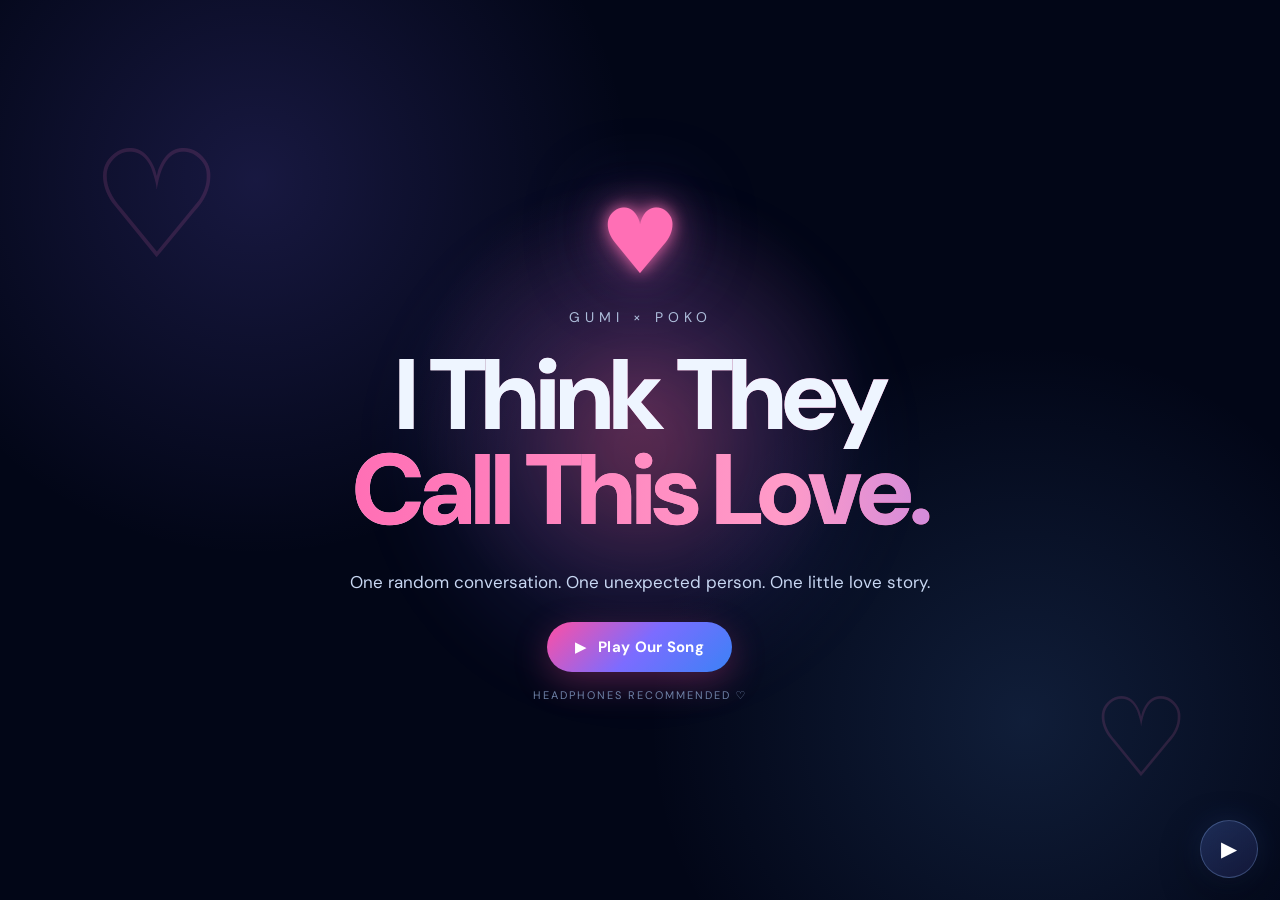
<file: index.html>
<!doctype html>
<html lang="en">

<head>

<meta charset="utf-8">

<meta name="viewport"
      content="width=device-width,initial-scale=1">

<title>Gumi × Poko</title>

<link rel="stylesheet" href="style.css">

<style>

/* =====================================================
   ROOT
===================================================== */

html,
body{
  margin:0;
  padding:0;
  width:100%;
  height:100%;
  overflow:hidden;
  background:#050817;
}


/* =====================================================
   PERSISTENT MUSIC PLAYER
===================================================== */

#persistentMusic{

  position:fixed;

  right:22px;
  bottom:22px;

  z-index:999999;

  width:58px;
  height:58px;

  border-radius:50%;

  border:1px solid rgba(150,190,255,.28);

  background:
    linear-gradient(
      145deg,
      rgba(70,100,180,.35),
      rgba(20,25,60,.9)
    );

  color:white;

  display:grid;
  place-items:center;

  font-size:21px;

  cursor:pointer;

  box-shadow:
    0 12px 40px rgba(0,0,0,.45),
    0 0 30px rgba(80,130,255,.16);

  backdrop-filter:blur(15px);

  transition:.25s ease;

  user-select:none;
}

#persistentMusic:hover{
  transform:scale(1.08);
}

#persistentMusic.playing{

  box-shadow:
    0 12px 40px rgba(0,0,0,.45),
    0 0 45px rgba(100,150,255,.35);

}


/* =====================================================
   PAGE FRAME
===================================================== */

#pageFrame{

  width:100%;
  height:100%;

  border:0;

  display:block;

}


/* =====================================================
   MOBILE
===================================================== */

@media(max-width:600px){

  #persistentMusic{

    width:52px;
    height:52px;

    right:14px;
    bottom:14px;

    font-size:19px;

  }

}

</style>

</head>


<body>


<!-- =====================================================
     ONE AND ONLY AUDIO
===================================================== -->

<audio
  id="loveSong"
  preload="auto"
>

  <source
    src="assets/i-think-they-call-this-love.mp3"
    type="audio/mpeg"
  >

</audio>


<!-- =====================================================
     PERMANENT MUSIC BUTTON
===================================================== -->

<button
  id="persistentMusic"
  type="button"
  aria-label="Play or pause our song"
>

  ▶

</button>


<!-- =====================================================
     ALL WEBSITE PAGES LIVE INSIDE THIS FRAME
===================================================== -->

<iframe
  id="pageFrame"
  src="home.html"
  title="Gumi × Poko"
></iframe>


<script>

/* =====================================================
   ELEMENTS
===================================================== */

const song =
  document.getElementById("loveSong");

const musicButton =
  document.getElementById("persistentMusic");

const frame =
  document.getElementById("pageFrame");


/* =====================================================
   LOCAL STORAGE
===================================================== */

const SONG_TIME_KEY =
  "gumiPokoSongTime";


/* =====================================================
   UPDATE MUSIC BUTTON
===================================================== */

function updateMusicButton(){

  if(song.paused){

    musicButton.textContent = "▶";

    musicButton.classList.remove("playing");

  }

  else{

    musicButton.textContent = "❚❚";

    musicButton.classList.add("playing");

  }

}


/* =====================================================
   PLAY
===================================================== */

async function playSong(){

  try{

    await song.play();

    updateMusicButton();

  }

  catch(error){

    console.log(
      "Browser blocked music:",
      error
    );

  }

}


/* =====================================================
   PAUSE
===================================================== */

function pauseSong(){

  song.pause();

  updateMusicButton();

}


/* =====================================================
   MUSIC BUTTON
===================================================== */

musicButton.addEventListener(
  "click",
  function(){

    if(song.paused){

      playSong();

    }

    else{

      pauseSong();

    }

  }
);


/* =====================================================
   SAVE CURRENT POSITION
===================================================== */

function saveSongPosition(){

  try{

    localStorage.setItem(
      SONG_TIME_KEY,
      String(song.currentTime || 0)
    );

  }

  catch(error){}

}


song.addEventListener(
  "timeupdate",
  saveSongPosition
);


song.addEventListener(
  "pause",
  saveSongPosition
);


/* =====================================================
   RESTORE LAST POSITION
===================================================== */

try{

  const savedTime =
    parseFloat(
      localStorage.getItem(
        SONG_TIME_KEY
      )
    );

  if(
    Number.isFinite(savedTime) &&
    savedTime >= 0
  ){

    song.addEventListener(
      "loadedmetadata",
      function(){

        if(savedTime < song.duration){

          song.currentTime =
            savedTime;

        }

      },
      {once:true}
    );

  }

}

catch(error){}


/* =====================================================
   PAGE LOAD
===================================================== */

frame.addEventListener(
  "load",
  function(){

    cleanChildMusic();

    setupChildNavigation();

    setupHomePlayButton();

  }
);


/* =====================================================
   REMOVE OLD MUSIC SYSTEMS FROM CHILD PAGES
===================================================== */

function cleanChildMusic(){

  try{

    const doc =
      frame.contentDocument ||
      frame.contentWindow.document;


    /*
      Remove any audio element
      inside the child page.
    */

    const childAudios =
      doc.querySelectorAll("audio");

    childAudios.forEach(
      function(audio){

        audio.pause();

        audio.remove();

      }
    );


    /*
      Remove old music players.
    */

    const selectors = [

      "#songPlayer",

      "#songButton",

      "#loveStart",

      ".songPlayer",

      ".musicPlayer",

      ".musicButton",

      "[id*='songPlayer']",

      "[id*='musicPlayer']"

    ];


    selectors.forEach(
      function(selector){

        doc
          .querySelectorAll(selector)
          .forEach(
            function(element){

              /*
                Don't remove loveStart here.
                It gets handled separately below.
              */

              if(element.id !== "loveStart"){

                element.remove();

              }

            }
          );

      }
    );


    /*
      Hide old music UI if any remains.
    */

    const oldPlayers =
      doc.querySelectorAll(
        ".songPlayer"
      );

    oldPlayers.forEach(
      function(player){

        player.remove();

      }
    );

  }

  catch(error){

    console.log(
      "Could not clean child music:",
      error
    );

  }

}


/* =====================================================
   HOME PAGE "PLAY OUR SONG" BUTTON
===================================================== */

function setupHomePlayButton(){

  try{

    const doc =
      frame.contentDocument ||
      frame.contentWindow.document;


    const oldStart =
      doc.getElementById(
        "loveStart"
      );


    if(!oldStart){

      return;

    }


    /*
      Clone the button.

      This removes the old home.html
      click listener which was trying
      to control its own audio.
    */

    const newStart =
      oldStart.cloneNode(true);


    oldStart.replaceWith(
      newStart
    );


    newStart.addEventListener(
      "click",
      function(event){

        event.preventDefault();

        event.stopPropagation();

        playSong();

        /*
          Hide the intro just like
          the original button did.
        */

        const intro =
          doc.getElementById(
            "loveIntro"
          );

        if(intro){

          intro.classList.add(
            "loveIntroHide"
          );

        }

      }
    );

  }

  catch(error){

    console.log(
      "Home music setup error:",
      error
    );

  }

}


/* =====================================================
   CHILD PAGE NAVIGATION
===================================================== */

function setupChildNavigation(){

  try{

    const doc =
      frame.contentDocument ||
      frame.contentWindow.document;


    /*
      Add persistent-shell class.
    */

    doc.documentElement.classList.add(
      "insidePersistentShell"
    );


    /*
      Intercept internal links.
      They stay inside the iframe.
    */

    doc.addEventListener(
      "click",
      function(event){

        const link =
          event.target.closest("a");


        if(!link){

          return;

        }


        const href =
          link.getAttribute("href");


        if(!href){

          return;

        }


        /*
          External links remain normal.
        */

        if(
          href.startsWith("http://") ||
          href.startsWith("https://") ||
          href.startsWith("mailto:") ||
          href.startsWith("#")
        ){

          return;

        }


        /*
          If a page points to index.html,
          keep the user inside the shell.
        */

        if(
          href === "index.html" ||
          href === "./index.html"
        ){

          event.preventDefault();

          frame.src =
            "home.html";

          return;

        }


        /*
          Normal internal page.
          It loads inside the iframe.
        */

        if(
          href.endsWith(".html")
        ){

          event.preventDefault();

          frame.src =
            href;

        }

      },
      true
    );

  }

  catch(error){

    console.log(
      "Navigation setup error:",
      error
    );

  }

}


/* =====================================================
   SONG ENDED
===================================================== */

song.addEventListener(
  "ended",
  function(){

    song.currentTime = 0;

    localStorage.setItem(
      SONG_TIME_KEY,
      "0"
    );

    updateMusicButton();

  }
);


/* =====================================================
   INITIAL BUTTON STATE
===================================================== */

updateMusicButton();


/* =====================================================
   SAVE BEFORE LEAVING
===================================================== */

window.addEventListener(
  "pagehide",
  saveSongPosition
);

</script>


</body>

</html>
</file>
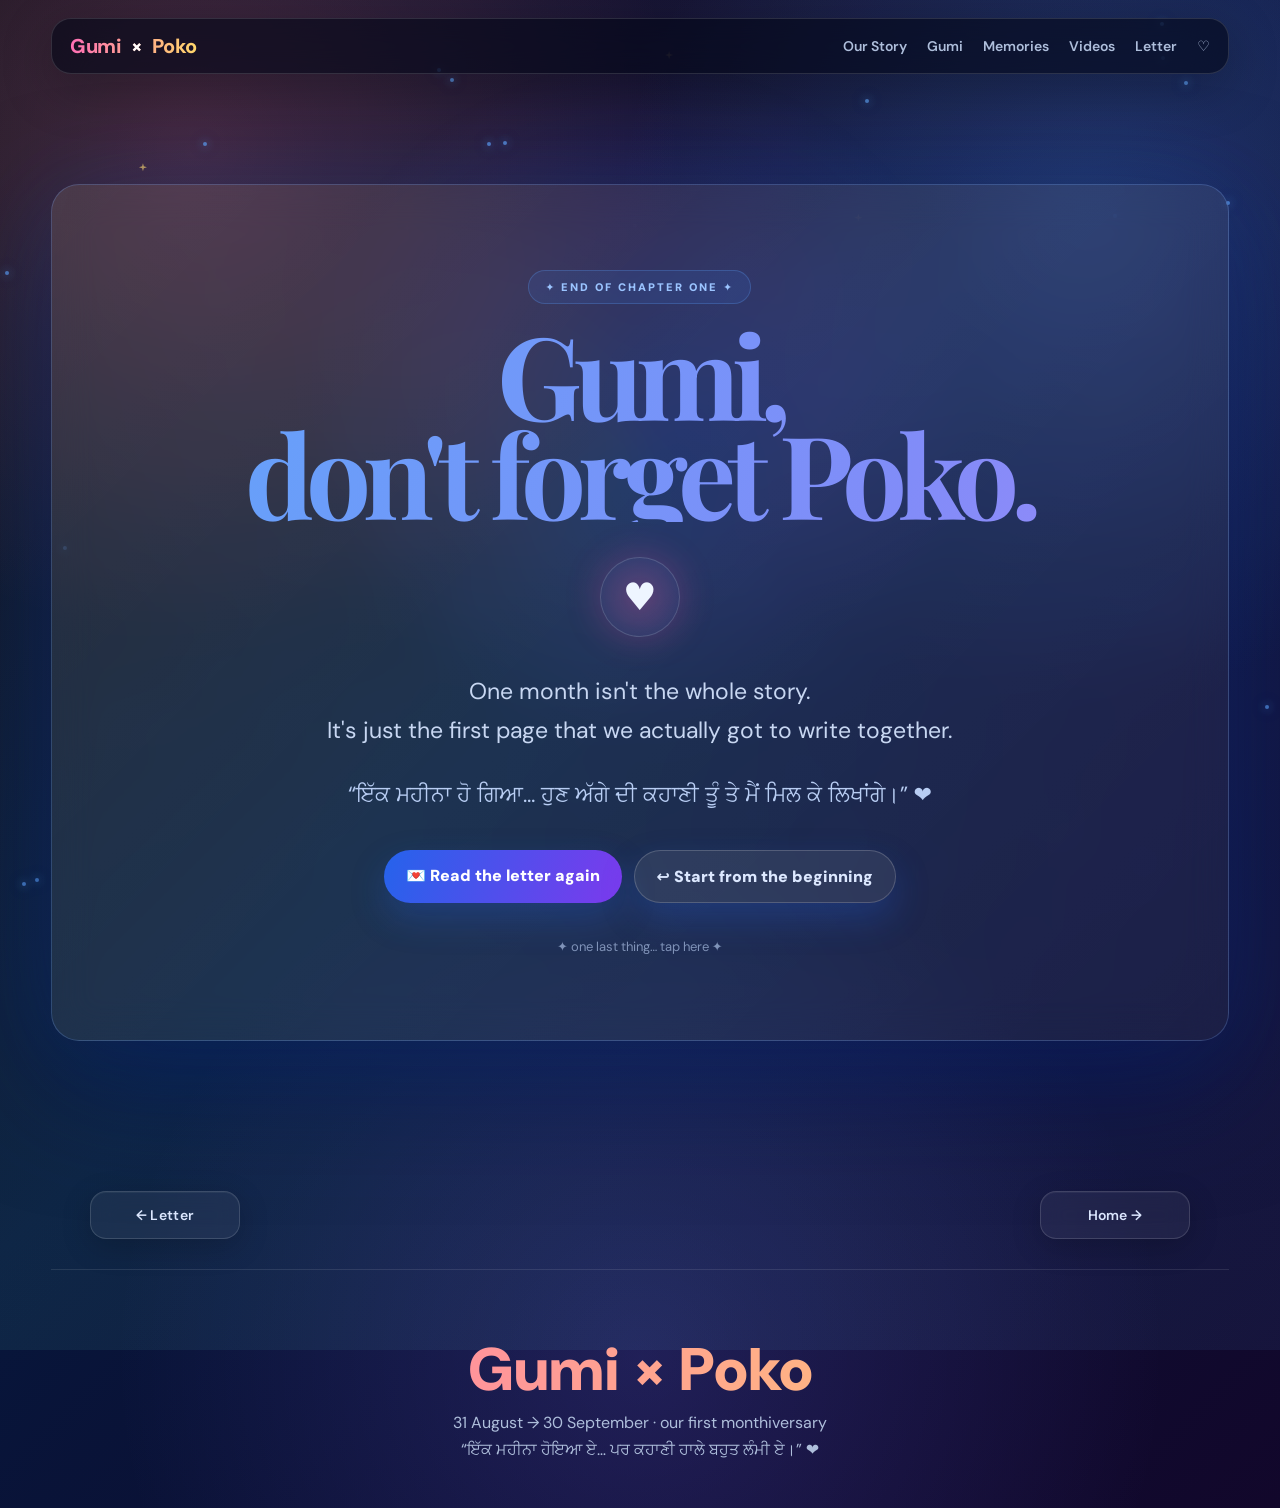
<file: final.html>
<!doctype html>
<html lang="en">

<head>

<meta charset="utf-8">

<meta name="viewport"
content="width=device-width,initial-scale=1">

<title>For Gumi · Gumi × Poko</title>

<link rel="stylesheet"
href="style.css">


<style>

/* =========================================
   FINAL PAGE — CINEMATIC ENDING
========================================= */

.finalPage{
  min-height:100vh;
  position:relative;
  display:flex;
  align-items:center;
  justify-content:center;
}


/* Big background glow */

.finalPage::before{
  content:"";
  position:fixed;
  width:700px;
  height:700px;
  border-radius:50%;

  background:
    radial-gradient(
      circle,
      rgba(37,99,235,.22),
      rgba(124,108,255,.10),
      transparent 70%
    );

  left:50%;
  top:45%;

  transform:
    translate(-50%,-50%);

  animation:
    finalGlow 7s ease-in-out infinite alternate;

  pointer-events:none;
}


@keyframes finalGlow{

  from{
    transform:
      translate(-50%,-50%)
      scale(.9);

    opacity:.6;
  }

  to{
    transform:
      translate(-50%,-50%)
      scale(1.25);

    opacity:1;
  }

}


/* =========================================
   FINAL CARD
========================================= */

.finalCard{
  position:relative;
  overflow:hidden;
  text-align:center;

  padding:85px 45px !important;

  border:
    1px solid
    rgba(120,170,255,.25);

  box-shadow:
    0 40px 120px rgba(0,20,90,.5),
    0 0 100px rgba(59,130,246,.12);

  animation:
    cardAppear 1.3s ease both;
}


@keyframes cardAppear{

  from{
    opacity:0;

    transform:
      translateY(35px)
      scale(.96);
  }

  to{
    opacity:1;

    transform:
      translateY(0)
      scale(1);
  }

}


/* Moving shine */

.finalCard::before{

  content:"";

  position:absolute;

  width:300px;
  height:700px;

  top:-250px;
  left:-350px;

  background:
    linear-gradient(
      90deg,
      transparent,
      rgba(255,255,255,.13),
      transparent
    );

  transform:
    rotate(25deg);

  animation:
    shine 7s ease-in-out infinite;

}


@keyframes shine{

  0%{
    left:-350px;
  }

  45%,100%{
    left:120%;
  }

}


/* =========================================
   KICKER
========================================= */

.finalKicker{

  display:inline-flex;

  padding:9px 16px;

  border-radius:999px;

  background:
    rgba(59,130,246,.12);

  border:
    1px solid
    rgba(96,165,250,.25);

  color:#9bc4ff;

  font-size:11px;

  font-weight:900;

  letter-spacing:.18em;

  text-transform:uppercase;

  margin-bottom:20px;

}


/* =========================================
   MAIN TITLE
========================================= */

.finalTitle{

  font-family:'Playfair Display',serif;

  font-size:
    clamp(
      55px,
      9vw,
      120px
    );

  line-height:.86;

  letter-spacing:-.07em;

  margin:0;

  background:

    linear-gradient(
      110deg,
      #60a5fa,
      #818cf8,
      #c084fc,
      #ff7ab8,
      #60a5fa
    );

  background-size:300% 300%;

  -webkit-background-clip:text;

  background-clip:text;

  color:transparent;

  animation:
    gradientMove 6s ease infinite;

}


@keyframes gradientMove{

  0%{
    background-position:0% 50%;
  }

  50%{
    background-position:100% 50%;
  }

  100%{
    background-position:0% 50%;
  }

}


/* =========================================
   SUBTEXT
========================================= */

.finalText{

  max-width:760px;

  margin:30px auto 0;

  font-size:
    clamp(
      17px,
      2vw,
      23px
    );

  line-height:1.7;

  color:#c8d7f2;

}


/* =========================================
   PUNJABI
========================================= */

.finalPunjabi{

  margin-top:25px;

  font-size:
    clamp(
      17px,
      2vw,
      22px
    );

  line-height:1.8;

  color:#b8cdf3;

}


/* =========================================
   HEART
========================================= */

.finalHeart{

  margin:35px auto;

  width:80px;
  height:80px;

  display:grid;

  place-items:center;

  border-radius:50%;

  background:

    radial-gradient(
      circle,
      rgba(255,100,180,.25),
      rgba(59,130,246,.08)
    );

  border:
    1px solid
    rgba(255,255,255,.15);

  font-size:38px;

  animation:
    heartbeat 1.8s ease-in-out infinite;

  box-shadow:
    0 0 35px
    rgba(255,80,170,.25);

}


@keyframes heartbeat{

  0%,100%{
    transform:scale(1);
  }

  15%{
    transform:scale(1.15);
  }

  30%{
    transform:scale(1);
  }

  45%{
    transform:scale(1.12);
  }

  60%{
    transform:scale(1);
  }

}


/* =========================================
   BUTTONS
========================================= */

.finalButtons{

  display:flex;

  justify-content:center;

  gap:12px;

  flex-wrap:wrap;

  margin-top:35px;

}


.finalBtn{

  position:relative;

  overflow:hidden;

  display:inline-block;

  text-decoration:none;

  padding:15px 22px;

  border-radius:999px;

  font-weight:900;

  color:white;

  background:

    linear-gradient(
      110deg,
      #2563eb,
      #7c3aed,
      #ec4899
    );

  background-size:200% 200%;

  animation:
    buttonGradient 5s ease infinite;

  box-shadow:
    0 15px 35px
    rgba(37,99,235,.25);

  transition:.3s ease;

}


@keyframes buttonGradient{

  0%{
    background-position:0% 50%;
  }

  50%{
    background-position:100% 50%;
  }

  100%{
    background-position:0% 50%;
  }

}


.finalBtn:hover{

  transform:
    translateY(-5px)
    scale(1.04);

  box-shadow:
    0 20px 50px
    rgba(59,130,246,.35);

}


.finalBtn.alt{

  color:#dce8ff;

  background:
    rgba(255,255,255,.08);

  border:
    1px solid
    rgba(255,255,255,.18);

  animation:none;

}


/* =========================================
   SECRET MESSAGE
========================================= */

.secret{

  margin-top:35px;

  font-size:13px;

  color:#8194b8;

  cursor:pointer;

  transition:.3s;

}


.secret:hover{
  color:#b7ceff;
}


.secretMessage{

  max-height:0;

  opacity:0;

  overflow:hidden;

  transition:
    max-height .7s ease,
    opacity .5s ease;

  margin-top:0;

  color:#bcd1f4;

  font-size:17px;

  line-height:1.8;

}


.secretMessage.show{

  max-height:200px;

  opacity:1;

  margin-top:20px;

}


/* =========================================
   FLOATING PARTICLES
========================================= */

.finalParticle{

  position:fixed;

  bottom:-30px;

  pointer-events:none;

  z-index:-1;

  opacity:0;

  animation:
    finalFloat linear forwards;

}


@keyframes finalFloat{

  0%{

    opacity:0;

    transform:
      translateY(0)
      scale(.4);

  }

  15%{
    opacity:.8;
  }

  80%{
    opacity:.5;
  }

  100%{

    opacity:0;

    transform:
      translateY(-110vh)
      translateX(100px)
      scale(1.4);

  }

}


/* =========================================
   MUSIC PLAYER
========================================= */

.songPlayer{

  position:fixed;

  right:20px;
  bottom:20px;

  z-index:9999;

}


.songButton{

  border:none;

  cursor:pointer;

  display:flex;

  align-items:center;

  gap:9px;

  padding:12px 17px;

  border-radius:999px;

  color:white;

  font-size:13px;

  font-weight:800;

  background:
    rgba(18,28,65,.92);

  border:
    1px solid
    rgba(120,170,255,.28);

  box-shadow:
    0 12px 35px
    rgba(0,0,0,.35);

  backdrop-filter:
    blur(12px);

  transition:.25s ease;

}


.songButton:hover{

  transform:
    translateY(-2px);

  box-shadow:
    0 16px 40px
    rgba(37,99,235,.28);

}


.songButton.playing{

  border-color:
    rgba(124,108,255,.55);

  box-shadow:
    0 0 25px
    rgba(124,108,255,.22);

}


.songHeart{

  opacity:.8;

}


/* Mobile music button */

@media(max-width:600px){

  .songPlayer{

    right:14px;
    bottom:14px;

  }

  .songButton{

    padding:11px 14px;

    font-size:12px;

  }

}


/* =========================================
   MOBILE
========================================= */

@media(max-width:600px){

  .finalCard{

    padding:
      60px 22px
      !important;

  }

  .finalTitle{

    font-size:58px;

  }

  .finalText{

    font-size:17px;

  }

  .finalPunjabi{

    font-size:16px;

  }

}

</style>

</head>


<body>


<!-- =========================================
     BACKGROUND MUSIC
========================================= -->

<audio
  id="loveSong"
  preload="auto">

  <source
    src="assets/i-think-they-call-this-love.mp3"
    type="audio/mpeg">

</audio>


<!-- =========================================
     NAVIGATION
========================================= -->

<nav class="nav">

  <a class="brand" href="index.html">
    Gumi <b>×</b> Poko
  </a>


  <div class="navlinks">

    <a href="story.html">
      Our Story
    </a>

    <a href="gumi.html">
      Gumi
    </a>

    <a href="memories.html">
      Memories
    </a>

    <a href="videos.html">
      Videos
    </a>

    <a href="letter.html">
      Letter
    </a>

    <a href="final.html">
      ♡
    </a>

  </div>

</nav>


<!-- =========================================
     SPARKLES
========================================= -->

<div id="sparkles"></div>


<script>

/* Existing sparkles */

const s =
  document.getElementById('sparkles');


for(let i=0;i<70;i++){

  let x =
    document.createElement('span');


  x.className =
    'spark ' +
    (Math.random()<.16
      ? 'star'
      : '');


  x.style.left =
    Math.random()*100+'vw';


  x.style.top =
    Math.random()*110+'vh';


  x.style.animationDuration =
    (5+Math.random()*10)+'s';


  x.style.animationDelay =
    (-Math.random()*12)+'s';


  s.appendChild(x);

}


/* =========================================
   FLOATING FINAL PARTICLES
========================================= */

const symbols = [
  '♥',
  '♡',
  '✦',
  '✧',
  '·',
  '💙',
  '💜'
];


function createFinalParticle(){

  const p =
    document.createElement('div');


  p.className =
    'finalParticle';


  p.innerHTML =
    symbols[
      Math.floor(
        Math.random()*symbols.length
      )
    ];


  p.style.left =
    Math.random()*100+'vw';


  p.style.fontSize =
    (10+Math.random()*20)+'px';


  p.style.animationDuration =
    (8+Math.random()*9)+'s';


  document.body.appendChild(p);


  setTimeout(()=>{

    p.remove();

  },18000);

}


setInterval(
  createFinalParticle,
  650
);


/* =========================================
   SECRET MESSAGE
========================================= */

function revealMessage(){

  const message =
    document.getElementById(
      'secretMessage'
    );


  message.classList.toggle(
    'show'
  );

}

</script>


<!-- =========================================
     MAIN
========================================= -->

<main class="container finalPage">

<section
  class="section"
  style="width:100%;padding-top:110px"
>


<div class="glass finalCard">


<div class="finalKicker">
  ✦ End of chapter one ✦
</div>


<h1 class="finalTitle">

  Gumi,<br>
  don't forget Poko.

</h1>


<div class="finalHeart">
  ♥
</div>


<p class="finalText">

  One month isn't the whole story.

  <br>

  It's just the first page
  that we actually got to write together.

</p>


<p class="finalPunjabi punjabi">

  “ਇੱਕ ਮਹੀਨਾ ਹੋ ਗਿਆ…
  ਹੁਣ ਅੱਗੇ ਦੀ ਕਹਾਣੀ
  ਤੂੰ ਤੇ ਮੈਂ ਮਿਲ ਕੇ ਲਿਖਾਂਗੇ।” ❤️

</p>


<div class="finalButtons">


<a
  class="finalBtn"
  href="letter.html"
>

  💌 Read the letter again

</a>


<a
  class="finalBtn alt"
  href="index.html"
>

  ↩ Start from the beginning

</a>


</div>


<!-- Secret clickable message -->

<div
  class="secret"
  onclick="revealMessage()"
>

  ✦ one last thing… tap here ✦

</div>


<div
  id="secretMessage"
  class="secretMessage"
>

  If you're reading this at the end,
  then you made it through the whole little world
  Poko made for you.

  <br><br>

  And honestly…

  <b>
    this website was never really about
    the website.
  </b>

  <br><br>

  It was just Poko's slightly crazy way
  of saying:

  <br>

  <b>
    “I'm really, really glad I found you.” ❤️
  </b>

</div>


</div>

</section>

</main>


<!-- =========================================
     MUSIC PLAYER
========================================= -->

<div
  class="songPlayer"
  id="songPlayer"
>

<button
  id="songButton"
  class="songButton"
  type="button"
>

<span id="songIcon">
  ▶
</span>

<span id="songText">
  Play Our Song
</span>

<span class="songHeart">
  ♡
</span>

</button>

</div>


<!-- =========================================
     MUSIC CONTROLLER
========================================= -->

<script>

const loveSong =
document.getElementById(
  "loveSong"
);


const songButton =
document.getElementById(
  "songButton"
);


const songIcon =
document.getElementById(
  "songIcon"
);


const songText =
document.getElementById(
  "songText"
);


const SONG_TIME_KEY =
"gumiPokoSongTime";


const SONG_PLAYING_KEY =
"gumiPokoSongPlaying";


/* =========================================
   RESTORE SONG POSITION
========================================= */

loveSong.addEventListener(
  "loadedmetadata",
  function(){

    const savedTime =
      parseFloat(
        localStorage.getItem(
          SONG_TIME_KEY
        )
      );


    if(
      Number.isFinite(savedTime) &&
      savedTime > 0 &&
      savedTime < loveSong.duration
    ){

      loveSong.currentTime =
        savedTime;

    }

  }
);


/* =========================================
   UPDATE PLAYER UI
========================================= */

function updateSongUI(){

  if(loveSong.paused){

    songIcon.textContent =
      "▶";

    songText.textContent =
      "Play Our Song";

    songButton.classList.remove(
      "playing"
    );

  }

  else{

    songIcon.textContent =
      "❚❚";

    songText.textContent =
      "Pause Our Song";

    songButton.classList.add(
      "playing"
    );

  }

}


/* =========================================
   SAVE SONG STATE
========================================= */

function saveSongState(){

  localStorage.setItem(
    SONG_TIME_KEY,
    String(
      loveSong.currentTime || 0
    )
  );


  localStorage.setItem(
    SONG_PLAYING_KEY,
    loveSong.paused
      ? "false"
      : "true"
  );

}


/* =========================================
   PLAY / PAUSE
========================================= */

songButton.addEventListener(
  "click",
  async function(){

    try{

      if(loveSong.paused){

        await loveSong.play();

      }

      else{

        loveSong.pause();

      }

      updateSongUI();

    }

    catch(error){

      console.error(
        "Song could not play:",
        error
      );

    }

  }
);


/* =========================================
   AUDIO EVENTS
========================================= */

loveSong.addEventListener(
  "play",
  function(){

    localStorage.setItem(
      SONG_PLAYING_KEY,
      "true"
    );

    updateSongUI();

  }
);


loveSong.addEventListener(
  "pause",
  function(){

    saveSongState();

    updateSongUI();

  }
);


/* Save every second */

setInterval(
  saveSongState,
  1000
);


/* Save before leaving */

window.addEventListener(
  "pagehide",
  saveSongState
);


window.addEventListener(
  "beforeunload",
  saveSongState
);


/* =========================================
   SONG FINISHED
========================================= */

loveSong.addEventListener(
  "ended",
  function(){

    localStorage.setItem(
      SONG_TIME_KEY,
      "0"
    );

    localStorage.setItem(
      SONG_PLAYING_KEY,
      "false"
    );

    updateSongUI();

  }
);


/* Initial state */

updateSongUI();

</script>


<!-- =========================================
     PAGE NAVIGATION
========================================= -->

<div class="pageNav">

  <a href="letter.html">
    ← Letter
  </a>

  <a href="index.html">
    Home →
  </a>

</div>


<!-- =========================================
     FOOTER
========================================= -->

<footer class="footer">

  <div class="footerBig">
    Gumi × Poko
  </div>


  <p class="muted">

    31 August → 30 September ·
    our first monthiversary

  </p>


  <p class="muted punjabi">

    “ਇੱਕ ਮਹੀਨਾ ਹੋਇਆ ਏ…
    ਪਰ ਕਹਾਣੀ ਹਾਲੇ ਬਹੁਤ ਲੰਮੀ ਏ।” ❤️

  </p>

</footer>


</body>

</html>
</file>
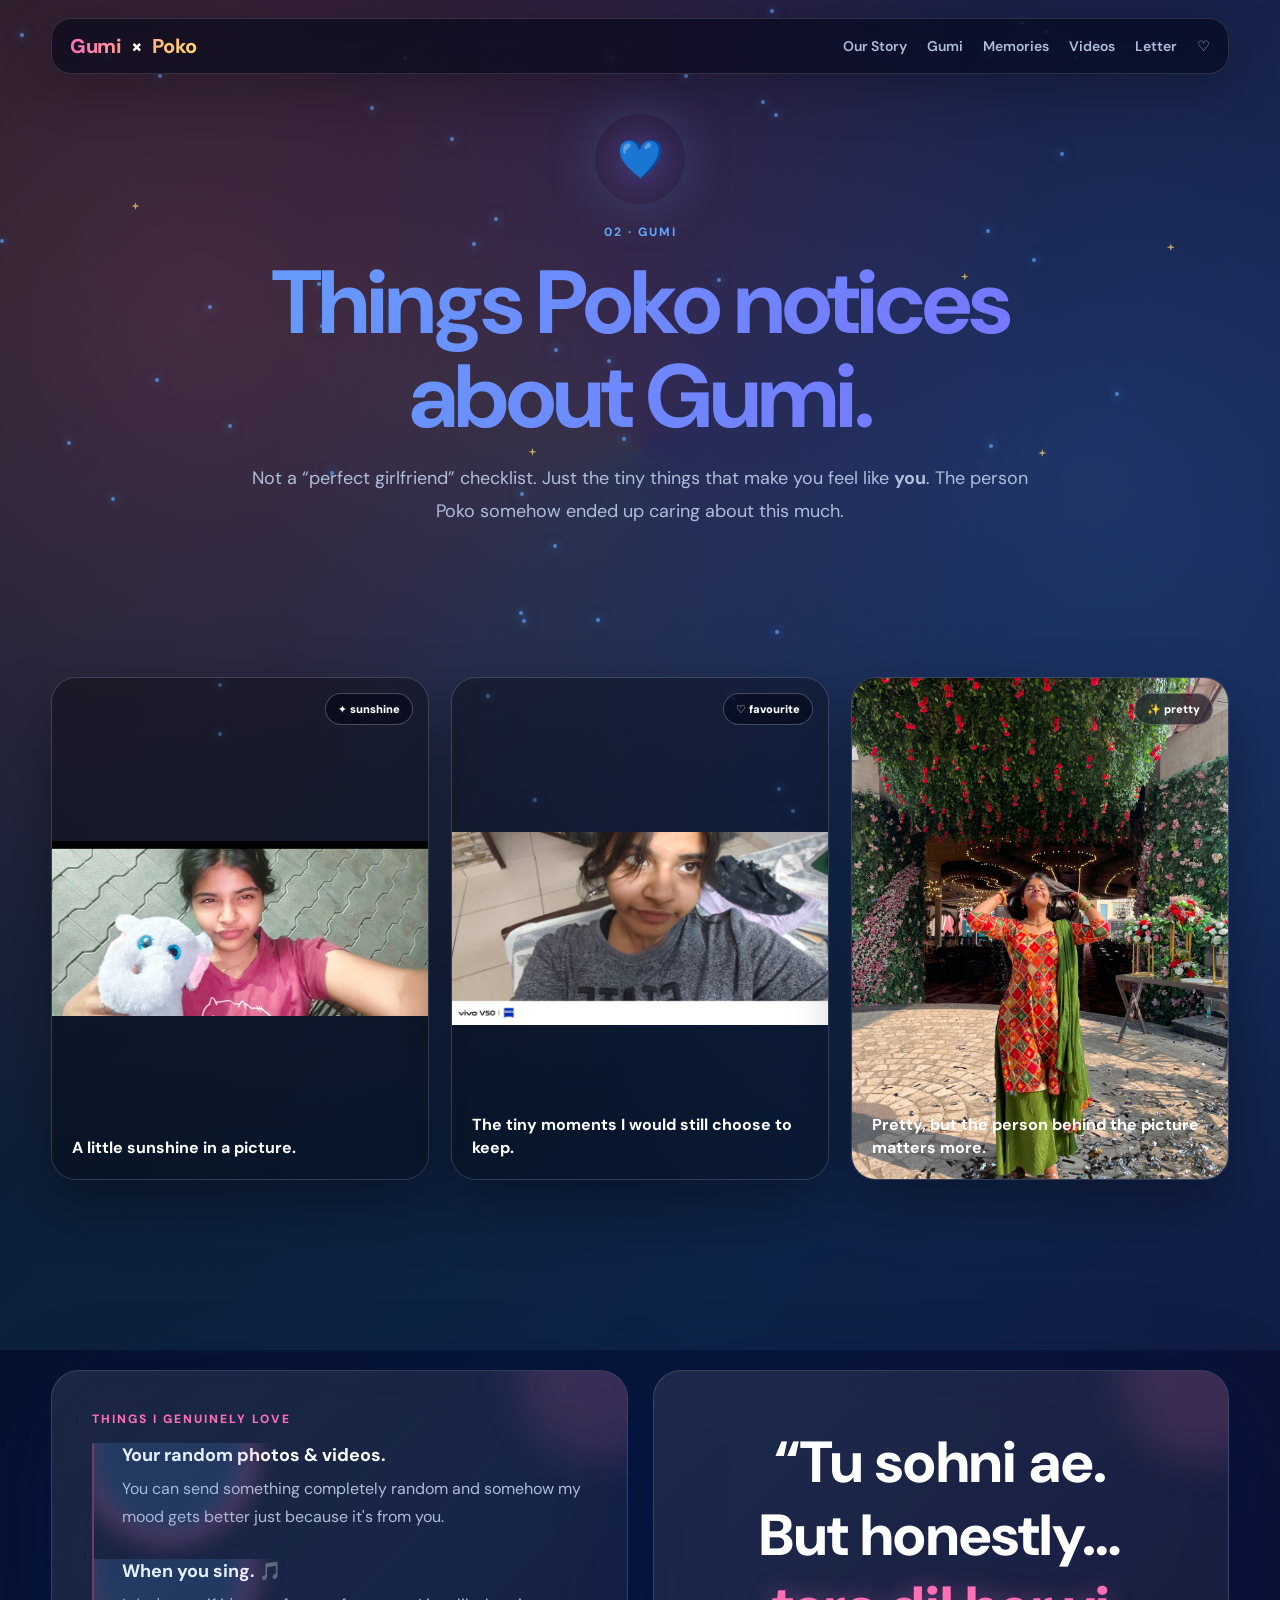
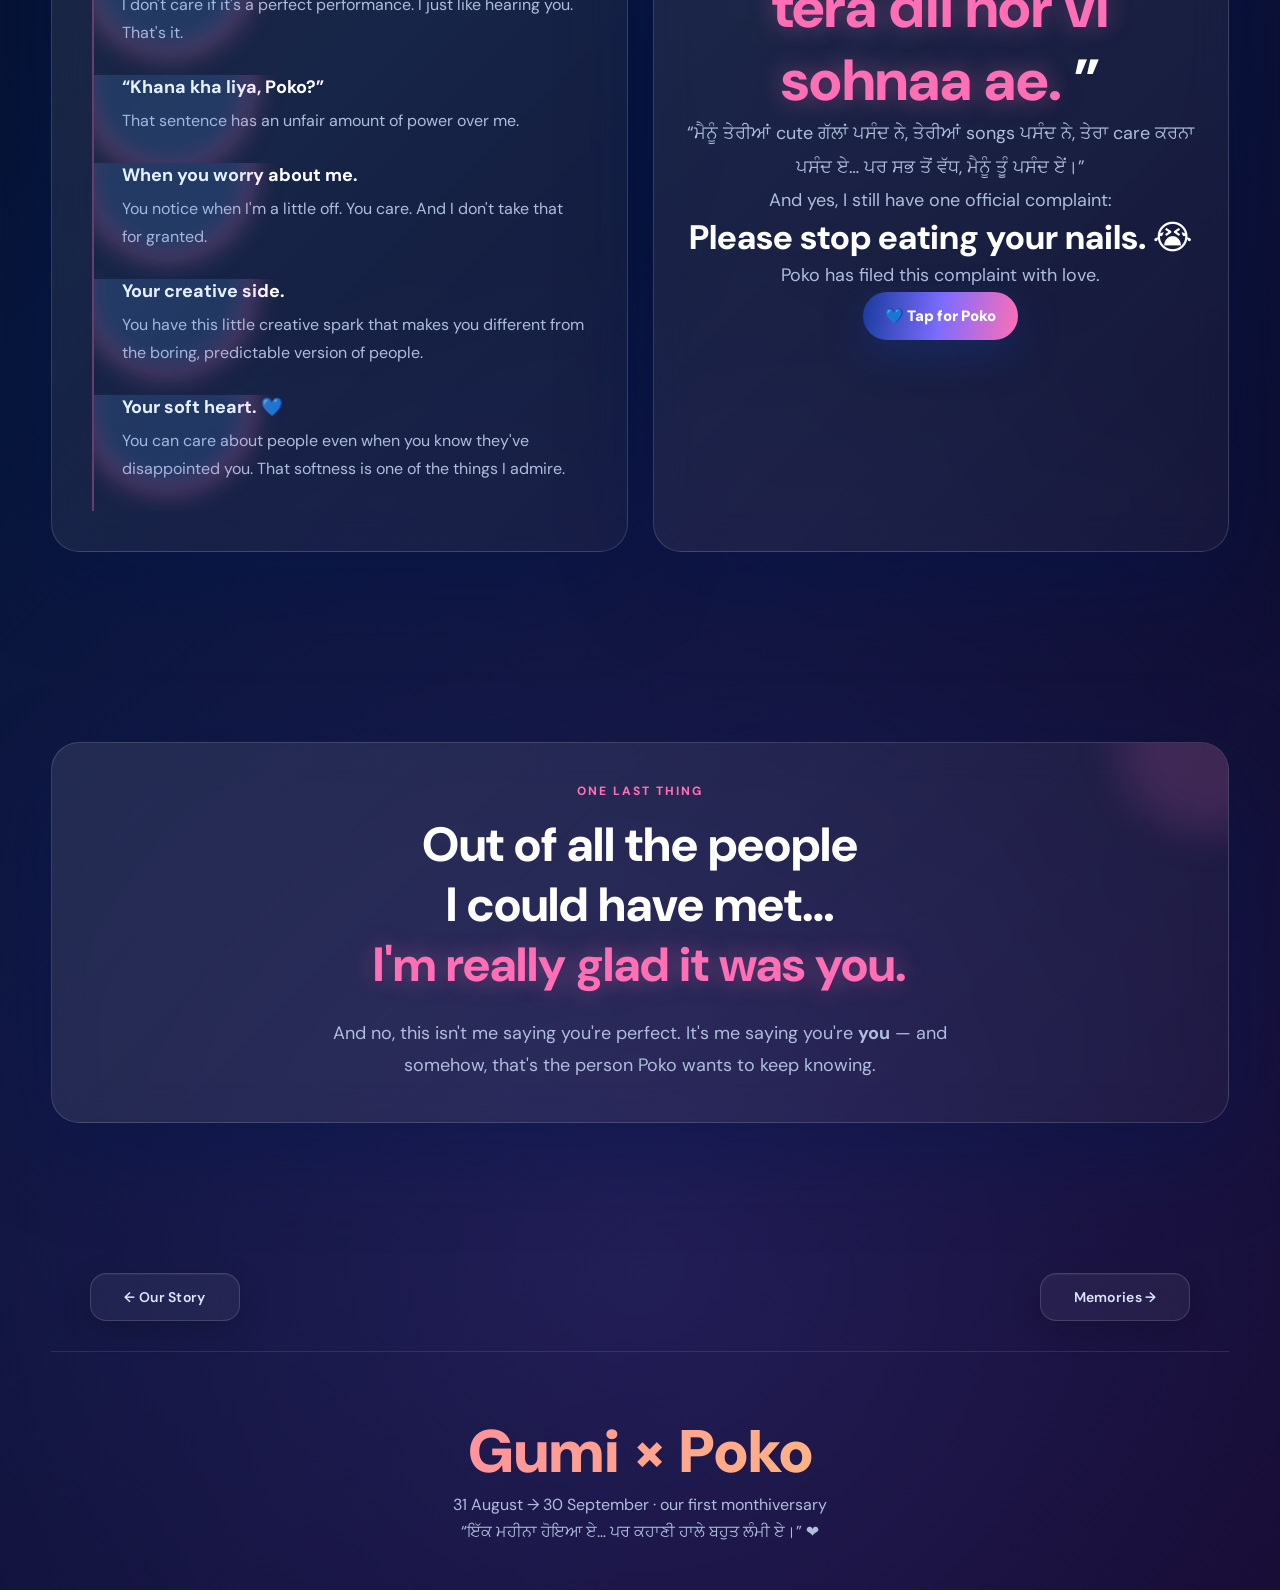
<file: gumi.html>
<!doctype html>
<html>

<head>
<meta charset="utf-8">
<meta name="viewport" content="width=device-width,initial-scale=1">

<title>Gumi · Gumi × Poko</title>

<link rel="stylesheet" href="style.css">


<style>

/* =========================
   GUMI PAGE SPECIAL EFFECTS
========================= */

.gumiHero{
  text-align:center;
  padding:40px 0 55px;
}

.gumiHero .kicker{
  color:#60a5fa;
}

.gumiHero h2{
  font-size:clamp(48px,7vw,90px);
  margin-bottom:18px;

  background:linear-gradient(
    100deg,
    #60a5fa,
    #7c6cff,
    #ff6fb5,
    #60a5fa
  );

  background-size:300% 300%;

  -webkit-background-clip:text;
  background-clip:text;

  color:transparent;

  animation:
    gradientFlow 7s ease infinite;
}


@keyframes gradientFlow{

  0%{
    background-position:0% 50%;
  }

  50%{
    background-position:100% 50%;
  }

  100%{
    background-position:0% 50%;
  }

}


/* floating heart */

.floatingHeart{

  position:fixed;

  pointer-events:none;

  z-index:5;

  font-size:20px;

  animation:
    heartFloat 4s linear forwards;

  filter:
    drop-shadow(
      0 0 10px
      rgba(255,105,180,.7)
    );

}


@keyframes heartFloat{

  0%{
    opacity:0;

    transform:
      translateY(20px)
      scale(.5)
      rotate(0deg);
  }

  15%{
    opacity:1;
  }

  100%{

    opacity:0;

    transform:
      translateY(-180px)
      scale(1.5)
      rotate(25deg);

  }

}


/* photo hover */

.gumiPhoto{

  position:relative;

  overflow:hidden;

}


.gumiPhoto img{

  transition:
    transform .8s
    cubic-bezier(.2,.8,.2,1),
    filter .5s ease;

}


.gumiPhoto:hover img{

  transform:
    scale(1.08);

  filter:
    saturate(1.15)
    brightness(1.05);

}


.gumiPhoto:after{

  content:"";

  position:absolute;

  inset:0;

  background:
    linear-gradient(
      120deg,
      transparent 25%,
      rgba(255,255,255,.35) 50%,
      transparent 75%
    );

  transform:
    translateX(-120%);

  transition:.8s;

  pointer-events:none;

}


.gumiPhoto:hover:after{

  transform:
    translateX(120%);

}


/* little badge */

.photoBadge{

  position:absolute;

  top:15px;

  right:15px;

  z-index:3;

  padding:8px 12px;

  border-radius:999px;

  background:
    rgba(2,6,23,.58);

  color:white;

  backdrop-filter:
    blur(12px);

  font-size:11px;

  font-weight:900;

  border:
    1px solid
    rgba(255,255,255,.25);

}


/* love cards */

.loveCard{

  position:relative;

  overflow:hidden;

  transition:
    transform .35s ease,
    box-shadow .35s ease;

}


.loveCard:hover{

  transform:
    translateY(-8px);

  box-shadow:
    0 25px 70px
    rgba(20,60,150,.32);

}


.loveCard:before{

  content:"";

  position:absolute;

  width:160px;

  height:160px;

  border-radius:50%;

  background:
    rgba(96,165,250,.16);

  right:-70px;

  top:-70px;

  filter:
    blur(10px);

}


/* special quote */

.gumiQuote{

  text-align:center;

  padding:55px 30px;

}


.gumiQuote .quote{

  font-size:
    clamp(30px,5vw,58px);

}


/* clickable heart */

.loveButton{

  border:0;

  cursor:pointer;

  font-family:inherit;

  color:white;

  font-weight:900;

  font-size:15px;

  padding:14px 22px;

  border-radius:999px;

  background:
    linear-gradient(
      100deg,
      #173b9c,
      #7c6cff,
      #ff6fb5
    );

  box-shadow:
    0 15px 40px
    rgba(23,59,156,.35);

  transition:.3s;

}


.loveButton:hover{

  transform:
    translateY(-3px)
    scale(1.03);

  box-shadow:
    0 20px 50px
    rgba(255,111,181,.35);

}


.loveButton:active{

  transform:
    scale(.96);

}


/* little sparkle ring */

.sparkleRing{

  width:90px;

  height:90px;

  margin:
    0 auto 20px;

  border-radius:50%;

  display:grid;

  place-items:center;

  font-size:38px;

  background:
    radial-gradient(
      circle,
      rgba(96,165,250,.25),
      rgba(124,108,255,.12),
      transparent 70%
    );

  box-shadow:
    0 0 50px
    rgba(96,165,250,.25);

  animation:
    ringPulse 3s
    ease-in-out infinite;

}


@keyframes ringPulse{

  0%,100%{

    transform:
      scale(1);

    box-shadow:
      0 0 35px
      rgba(96,165,250,.25);

  }

  50%{

    transform:
      scale(1.08);

    box-shadow:
      0 0 65px
      rgba(124,108,255,.45);

  }

}


/* mobile */

@media(max-width:600px){

  .gumiHero{

    padding-top:20px;

  }

  .gumiQuote{

    padding:40px 20px;

  }

}

</style>

</head>


<body>


<!-- =========================
     MUSIC
========================= -->

<audio id="loveSong" preload="auto">

  <source
    src="assets/i-think-they-call-this-love.mp3"
    type="audio/mpeg"
  >

</audio>


<!-- =========================
     NAVIGATION
========================= -->

<nav class="nav">

  <a
    class="brand"
    href="index.html"
  >
    Gumi <b>×</b> Poko
  </a>


  <div class="navlinks">

    <a href="story.html">
      Our Story
    </a>

    <a href="gumi.html">
      Gumi
    </a>

    <a href="memories.html">
      Memories
    </a>

    <a href="videos.html">
      Videos
    </a>

    <a href="letter.html">
      Letter
    </a>

    <a href="final.html">
      ♡
    </a>

  </div>

</nav>


<!-- =========================
     SPARKLES
========================= -->

<div id="sparkles"></div>


<script>

const s =
document.getElementById('sparkles');


for(let i = 0; i < 70; i++){

  let x =
    document.createElement('span');

  x.className =
    'spark ' +
    (
      Math.random() < 0.16
      ? 'star'
      : ''
    );


  x.style.left =
    Math.random() * 100 + 'vw';


  x.style.top =
    Math.random() * 110 + 'vh';


  x.style.animationDuration =
    (5 + Math.random() * 10) + 's';


  x.style.animationDelay =
    (-Math.random() * 12) + 's';


  s.appendChild(x);

}

</script>


<!-- =========================
     MAIN
========================= -->

<main class="container">


<!-- =========================
     HERO
========================= -->

<section class="section gumiHero">


  <div class="sparkleRing">
    💙
  </div>


  <div class="kicker">
    02 · GUMI
  </div>


  <h2>

    Things Poko notices<br>
    about Gumi.

  </h2>


  <p
    class="lead"
    style="margin:auto;max-width:800px"
  >

    Not a “perfect girlfriend” checklist.

    Just the tiny things that make you feel like
    <b>you</b>.

    The person Poko somehow ended up caring
    about this much.

  </p>

</section>


<!-- =========================
     PHOTO GALLERY
========================= -->

<section class="section">

  <div class="gallery">


    <!-- PHOTO 1 -->

    <figure class="pic gumiPhoto">

      <img
        src="assets/gumi-04.png"
        alt="Gumi photo"
      >


      <div class="photoBadge">
        ✦ sunshine
      </div>


      <figcaption class="label">
        A little sunshine in a picture.
      </figcaption>

    </figure>


    <!-- PHOTO 2 -->

    <figure class="pic gumiPhoto">

      <img
        src="assets/gumi-05.jpeg"
        alt="Gumi photo"
      >


      <div class="photoBadge">
        ♡ favourite
      </div>


      <figcaption class="label">
        The tiny moments I would still choose to keep.
      </figcaption>

    </figure>


    <!-- PHOTO 3 -->

    <figure class="pic gumiPhoto">

      <img
        src="assets/gumi-06.jpeg"
        alt="Gumi photo"
      >


      <div class="photoBadge">
        ✨ pretty
      </div>


      <figcaption class="label">
        Pretty, but the person behind the picture matters more.
      </figcaption>

    </figure>


  </div>

</section>


<!-- =========================
     LOVE THINGS
========================= -->

<section class="section">

  <div class="storyGrid">


    <div class="glass card">

      <div class="kicker">
        THINGS I GENUINELY LOVE
      </div>


      <div class="timeline">


        <div class="step loveCard">

          <b>
            Your random photos & videos.
          </b>

          <p>

            You can send something completely random
            and somehow my mood gets better just because
            it's from you.

          </p>

        </div>


        <div class="step loveCard">

          <b>
            When you sing. 🎵
          </b>

          <p>

            I don't care if it's a perfect performance.
            I just like hearing you.
            That's it.

          </p>

        </div>


        <div class="step loveCard">

          <b>
            “Khana kha liya, Poko?”
          </b>

          <p>

            That sentence has an unfair amount
            of power over me.

          </p>

        </div>


        <div class="step loveCard">

          <b>
            When you worry about me.
          </b>

          <p>

            You notice when I'm a little off.
            You care.
            And I don't take that for granted.

          </p>

        </div>


        <div class="step loveCard">

          <b>
            Your creative side.
          </b>

          <p>

            You have this little creative spark
            that makes you different from the boring,
            predictable version of people.

          </p>

        </div>


        <div class="step loveCard">

          <b>
            Your soft heart. 💙
          </b>

          <p>

            You can care about people even when
            you know they've disappointed you.
            That softness is one of the things
            I admire.

          </p>

        </div>


      </div>

    </div>


    <!-- RIGHT CARD -->

    <div class="glass card gumiQuote">


      <div class="quote">

        “Tu sohni ae.<br>

        But honestly…

        <br>

        <span>
          tera dil hor vi sohnaa ae.
        </span>”

      </div>


      <p class="lead punjabi">

        “ਮੈਨੂੰ ਤੇਰੀਆਂ cute ਗੱਲਾਂ ਪਸੰਦ ਨੇ,
        ਤੇਰੀਆਂ songs ਪਸੰਦ ਨੇ,
        ਤੇਰਾ care ਕਰਨਾ ਪਸੰਦ ਏ…
        ਪਰ ਸਭ ਤੋਂ ਵੱਧ,
        ਮੈਨੂੰ ਤੂੰ ਪਸੰਦ ਏਂ।”

      </p>


      <p class="lead">

        And yes, I still have one official complaint:

      </p>


      <p
        class="quote"
        style="font-size:34px"
      >

        Please stop eating your nails. 😭

      </p>


      <p class="lead">

        Poko has filed this complaint with love.

      </p>


      <button
        class="loveButton"
        onclick="sendLove()"
      >

        💙 Tap for Poko

      </button>


    </div>


  </div>

</section>


<!-- =========================
     LITTLE MESSAGE
========================= -->

<section class="section">

  <div
    class="glass card"
    style="text-align:center"
  >

    <div class="kicker">
      ONE LAST THING
    </div>


    <div class="quote">

      Out of all the people<br>
      I could have met…

      <br>

      <span>
        I'm really glad it was you.
      </span>

    </div>


    <p
      class="lead"
      style="margin:22px auto 0;max-width:700px"
    >

      And no, this isn't me saying you're perfect.

      It's me saying you're <b>you</b> —
      and somehow, that's the person Poko wants
      to keep knowing.

    </p>

  </div>

</section>


</main>


<!-- =====================================================
     PAGE NAVIGATION
===================================================== -->

<div class="pageNav">

  <a href="story.html">
    ← Our Story
  </a>

  <a href="memories.html">
    Memories →
  </a>

</div>


<!-- =========================
     FOOTER
========================= -->

<footer class="footer">

  <div class="footerBig">
    Gumi × Poko
  </div>


  <p class="muted">

    31 August → 30 September ·
    our first monthiversary

  </p>


  <p class="muted punjabi">

    “ਇੱਕ ਮਹੀਨਾ ਹੋਇਆ ਏ…
    ਪਰ ਕਹਾਣੀ ਹਾਲੇ ਬਹੁਤ ਲੰਮੀ ਏ।” ❤️

  </p>

</footer>


<!-- =========================
     BOTTOM RIGHT SONG PLAYER
========================= -->

<div
  class="songPlayer"
  id="songPlayer"
>

  <button
    id="songButton"
    class="songButton"
    type="button"
  >

    <span id="songIcon">
      ▶
    </span>

    <span id="songText">
      Play Our Song
    </span>

    <span class="songHeart">
      ♡
    </span>

  </button>

</div>


<!-- =========================
     TAP FOR POKO
========================= -->

<script>

function sendLove(){

  const emojis = [
    '💙',
    '💜',
    '💗',
    '✨',
    '💫',
    '♡'
  ];


  for(let i = 0; i < 14; i++){

    const heart =
      document.createElement('div');


    heart.className =
      'floatingHeart';


    heart.textContent =
      emojis[
        Math.floor(
          Math.random() *
          emojis.length
        )
      ];


    heart.style.left =
      (35 + Math.random() * 30) + 'vw';


    heart.style.top =
      (45 + Math.random() * 15) + 'vh';


    heart.style.animationDelay =
      (Math.random() * .5) + 's';


    document.body.appendChild(
      heart
    );


    setTimeout(() => {

      heart.remove();

    }, 4500);

  }

}

</script>


<!-- =========================
     PERSISTENT SONG CONTROLLER
========================= -->

<script>

const loveSong =
  document.getElementById("loveSong");

const songPlayer =
  document.getElementById("songPlayer");

const songButton =
  document.getElementById("songButton");

const songIcon =
  document.getElementById("songIcon");

const songText =
  document.getElementById("songText");


const SONG_TIME_KEY =
  "gumiPokoSongTime";

const SONG_PLAYING_KEY =
  "gumiPokoSongPlaying";


/* =========================
   RESTORE SAVED POSITION
========================= */

loveSong.addEventListener(
  "loadedmetadata",
  function(){

    const savedTime =
      parseFloat(
        localStorage.getItem(
          SONG_TIME_KEY
        )
      );


    if(
      Number.isFinite(savedTime) &&
      savedTime > 0 &&
      savedTime < loveSong.duration
    ){

      loveSong.currentTime =
        savedTime;

    }

  }
);


/* =========================
   PLAYER UI
========================= */

function updateSongUI(){

  if(loveSong.paused){

    songIcon.textContent =
      "▶";

    songText.textContent =
      "Play Our Song";

    songButton.classList.remove(
      "playing"
    );

  }
  else{

    songIcon.textContent =
      "❚❚";

    songText.textContent =
      "Pause Our Song";

    songButton.classList.add(
      "playing"
    );

  }

}


/* =========================
   SAVE SONG STATE
========================= */

function saveSongState(){

  try{

    localStorage.setItem(
      SONG_TIME_KEY,
      String(
        loveSong.currentTime || 0
      )
    );

    localStorage.setItem(
      SONG_PLAYING_KEY,
      loveSong.paused
        ? "false"
        : "true"
    );

  }
  catch(error){

    console.warn(
      "Could not save song state:",
      error
    );

  }

}


/* =========================
   PLAY / PAUSE
========================= */

songButton.addEventListener(
  "click",
  async function(){

    try{

      if(loveSong.paused){

        await loveSong.play();

      }
      else{

        loveSong.pause();

      }

      updateSongUI();

    }
    catch(error){

      console.error(
        "Song could not play:",
        error
      );

    }

  }
);


/* =========================
   AUDIO EVENTS
========================= */

loveSong.addEventListener(
  "play",
  function(){

    localStorage.setItem(
      SONG_PLAYING_KEY,
      "true"
    );

    updateSongUI();

  }
);


loveSong.addEventListener(
  "pause",
  function(){

    saveSongState();

    updateSongUI();

  }
);


/* Save position every second */

setInterval(
  saveSongState,
  1000
);


/* Save before leaving page */

window.addEventListener(
  "pagehide",
  saveSongState
);


window.addEventListener(
  "beforeunload",
  saveSongState
);


/* =========================
   SONG ENDED
========================= */

loveSong.addEventListener(
  "ended",
  function(){

    localStorage.setItem(
      SONG_TIME_KEY,
      "0"
    );

    localStorage.setItem(
      SONG_PLAYING_KEY,
      "false"
    );

    updateSongUI();

  }
);


/* =========================
   INITIAL UI
========================= */

updateSongUI();

</script>


</body>

</html>
</file>
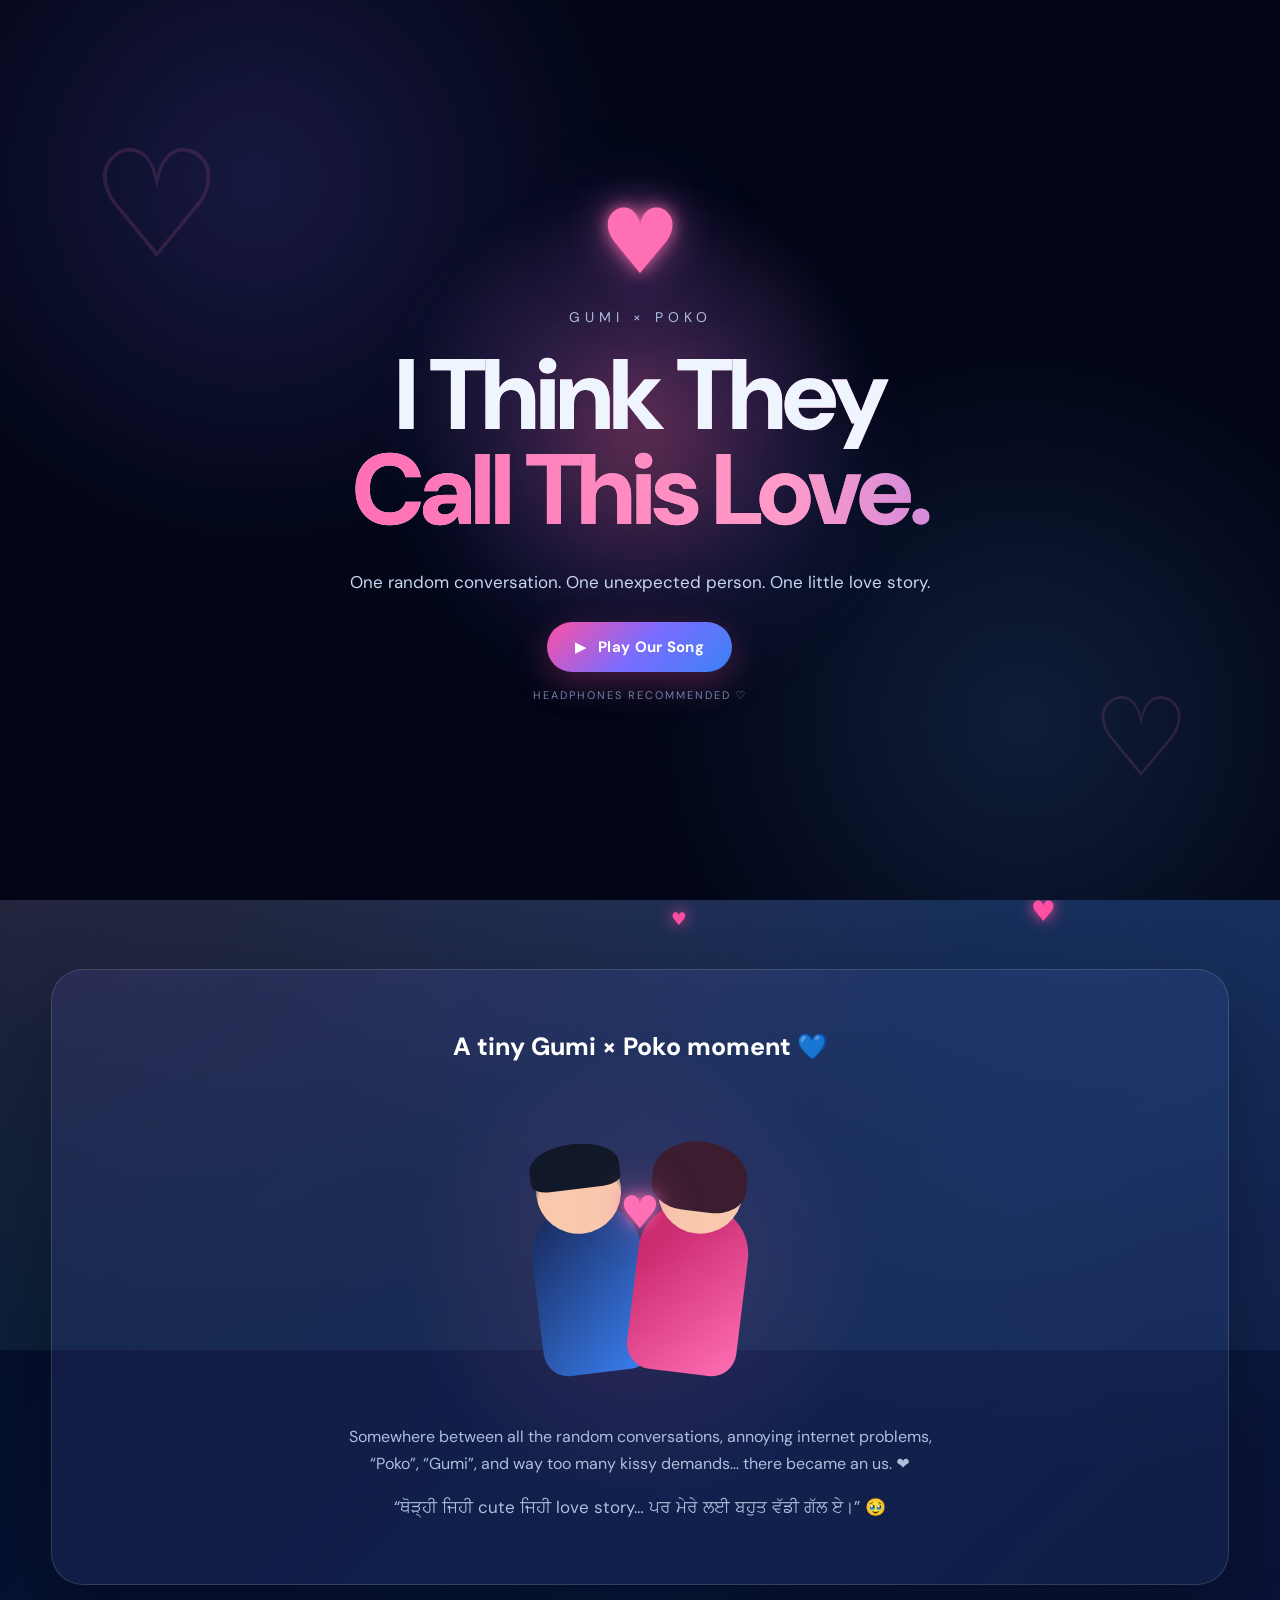
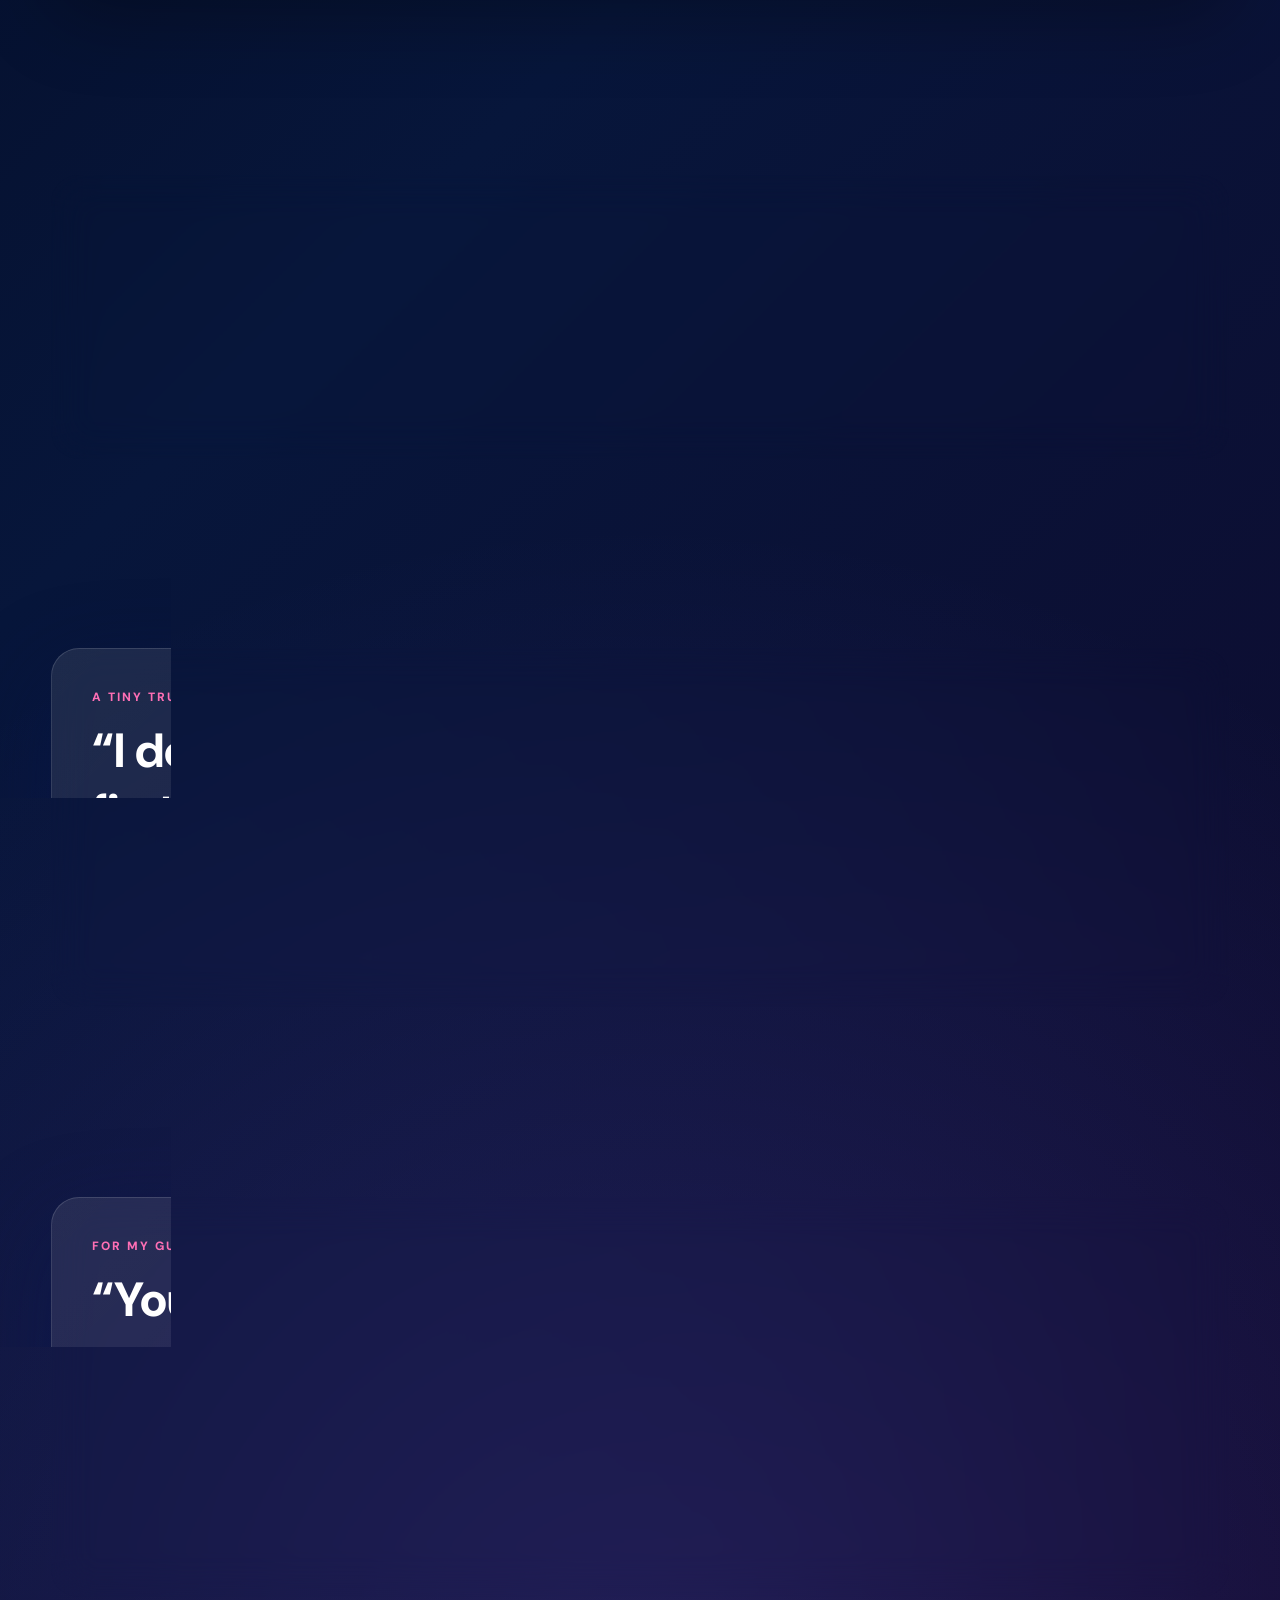
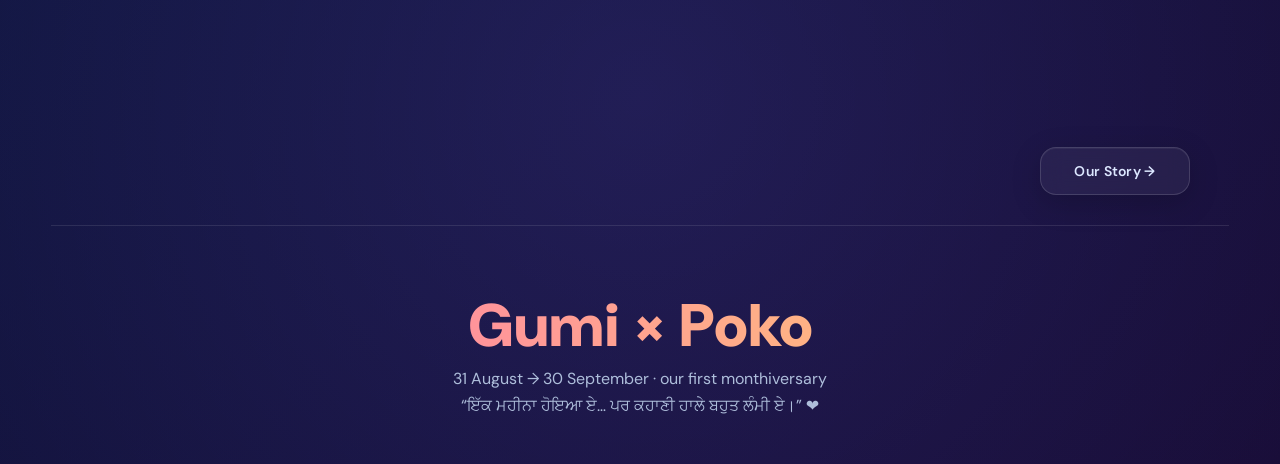
<file: home.html>
<!doctype html>
<html lang="en">

<head>
<meta charset="utf-8">
<meta name="viewport" content="width=device-width,initial-scale=1">

<title>Gumi × Poko · First Monthiversary</title>

<link rel="stylesheet" href="style.css">
</head>

<body>

<!-- =========================
     ONE SINGLE AUDIO
========================= -->

<audio id="loveSong" preload="auto">
  <source
    src="assets/i-think-they-call-this-love.mp3"
    type="audio/mpeg"
  >
</audio>


<!-- =========================
     LOVE INTRO
========================= -->

<div id="loveIntro">

  <div class="loveIntroGlow"></div>

  <div class="loveIntroContent">

    <div class="loveIntroHeart">
      ♥
    </div>

    <div class="loveIntroSmall">
      Gumi × Poko
    </div>

    <h1>
      I Think They<br>
      <span>Call This Love.</span>
    </h1>

    <p class="loveIntroText">
      One random conversation.
      One unexpected person.
      One little love story.
    </p>

    <button id="loveStart" type="button">
      <span>▶</span>
      Play Our Song
    </button>

    <div class="loveIntroHint">
      headphones recommended ♡
    </div>

  </div>

</div>


<!-- =========================
     NAVIGATION
========================= -->

<nav class="nav">

  <a class="brand" href="index.html">
    Gumi <b>×</b> Poko
  </a>

  <div class="navlinks">

    <a href="story.html">Our Story</a>

    <a href="gumi.html">Gumi</a>

    <a href="memories.html">Memories</a>

    <a href="videos.html">Videos</a>

    <a href="letter.html">Letter</a>

    <a href="final.html">♡</a>

  </div>

</nav>


<!-- =========================
     FLOATING SPARKLES
========================= -->

<div id="sparkles"></div>

<script>

const sparkleContainer =
document.getElementById("sparkles");

for(let i = 0; i < 90; i++){

  const sparkle =
  document.createElement("span");

  sparkle.className =
  "spark " +
  (Math.random() < 0.18 ? "star" : "");

  sparkle.style.left =
  Math.random() * 100 + "vw";

  sparkle.style.top =
  Math.random() * 110 + "vh";

  sparkle.style.animationDuration =
  (5 + Math.random() * 10) + "s";

  sparkle.style.animationDelay =
  (-Math.random() * 12) + "s";

  sparkleContainer.appendChild(
    sparkle
  );

}

</script>


<!-- =========================
     MAIN
========================= -->

<main class="container">


<!-- =========================
     HERO
========================= -->

<section class="hero">

  <div class="heroGrid">

    <div>

      <div class="eyebrow">
        30 September · our first monthiversary
      </div>

      <h1>
        Gumi,<br>
        this is us.
      </h1>

      <p class="heroLead">

        Ek random AirTalk conversation.
        A crazy day.
        A lizard falling from a balcony.
        Internet problems.
        Google Meet at 4 AM.

        “Gumnam.”

        Then Gumi.

        Then somehow…

        <b>Poko.</b> ❤️

      </p>

      <p class="heroLead punjabi">

        “ਸੋਚਿਆ ਨਹੀਂ ਸੀ ਕਿ ਇੱਕ random ਗੱਲਬਾਤ
        ਮੇਰੀ ਜ਼ਿੰਦਗੀ ਦੀ ਇੰਨੀ ਸੋਹਣੀ ਗੱਲ ਬਣ ਜਾਏਗੀ।”

      </p>

      <div class="heroBtns">

        <a class="btn" href="story.html">
          Start our story →
        </a>

        <a class="btn alt" href="letter.html">
          A letter for Gumi
        </a>

      </div>

    </div>


    <!-- HERO PHOTOS -->

    <div class="heroPhotos">

      <div class="tape"></div>

      <div class="polaroid p1">

        <img
          src="assets/gumi-01.jpeg"
          alt="Gumi"
        >

      </div>

      <div class="polaroid p2">

        <img
          src="assets/gumi-02.png"
          alt="Gumi"
        >

      </div>

      <div class="polaroid p3">

        <img
          src="assets/gumi-03.png"
          alt="Gumi"
        >

      </div>

    </div>

  </div>

</section>


<!-- =====================================================
     ANIME KISS SECTION
===================================================== -->

<section class="section">

  <div class="animeKiss">

    <div class="animeTitle">
      A tiny Gumi × Poko moment 💙
    </div>

    <div class="animeScene">

      <div class="animeBoy"></div>

      <div class="animeGirl"></div>

      <div class="kissHeart">
        ♥
      </div>

    </div>

    <p
      class="muted"
      style="
        text-align:center;
        margin:25px auto 0;
        max-width:600px;
        line-height:1.7;
      "
    >

      Somewhere between all the random conversations,
      annoying internet problems,
      “Poko”,
      “Gumi”,
      and way too many kissy demands…

      there became an us. ❤️

    </p>

    <p
      class="punjabi"
      style="
        text-align:center;
        margin:14px auto 0;
        color:#aebedb;
        font-size:17px;
      "
    >

      “ਥੋੜ੍ਹੀ ਜਿਹੀ cute ਜਿਹੀ love story…
      ਪਰ ਮੇਰੇ ਲਈ ਬਹੁਤ ਵੱਡੀ ਗੱਲ ਏ।” 🥹

    </p>

  </div>

</section>


<!-- =========================
     SINCE 31 AUGUST
========================= -->

<section class="section">

  <div class="glass card sinceBox">

    <div class="kicker">
      SINCE 31 AUGUST 2026
    </div>

    <div class="sinceTitle">
      One month of us. ❤️
    </div>

    <p class="lead">

      30 days ago, you were just a random person
      on AirTalk.

      <br><br>

      Somehow, that random conversation became
      Gumi × Poko.

    </p>

    <div class="sinceCounter">

      <span id="daysTogether">
        30
      </span>

      <small>
        days of us
      </small>

    </div>

    <p class="punjabi sinceLine">

      “ਇੱਕ random ਗੱਲਬਾਤ ਤੋਂ...
      ਇੱਥੇ ਤੱਕ ਆ ਗਏ।” ❤️

    </p>

  </div>

</section>


<!-- =========================
     TINY TRUTH
========================= -->

<section class="section">

  <div class="glass card">

    <div class="kicker">
      A tiny truth
    </div>

    <div class="quote">

      “I don't remember every exact sentence
      from that first night.

      <br>

      <span>
        I remember how it felt to talk to you.
      </span>

    </div>

    <p class="lead">

      And honestly, that matters more to me.

      Some conversations disappear from memory
      word-for-word.

      Some become a person you don't want to lose.

    </p>

  </div>

</section>


<!-- =========================
     LITTLE LOVE MESSAGE
========================= -->

<section class="section">

  <div class="glass card">

    <div class="kicker">
      For my Gumi
    </div>

    <div class="quote">

      “You became my favourite part
      of a completely unexpected story.”

    </div>

    <p class="lead">

      I didn't plan to meet you.

      I didn't know that one random conversation
      would turn into late-night talks,
      stupid jokes,
      random videos,
      songs,
      kissy demands,
      “Poko”,
      “Gumi”,
      and eventually something
      that feels this important to me.

      <br><br>

      Maybe that's what makes this so special.

      It wasn't planned.

      It just happened.

      And somehow…

      I'm really glad it happened with you. ❤️

    </p>

    <p
      class="punjabi"
      style="
        font-size:20px;
        color:#c8d7f2;
        line-height:1.8;
      "
    >

      “ਤੂੰ ਮੇਰੀ life ਦੀ ਉਹ ਗੱਲ ਬਣ ਗਈ ਏ
      ਜਿਹੜੀ ਮੈਂ ਕਦੇ plan ਨਹੀਂ ਕੀਤੀ ਸੀ,
      ਪਰ ਹੁਣ ਜਿਸ ਤੋਂ ਬਿਨਾਂ ਸੋਚਣਾ ਵੀ ਔਖਾ ਲੱਗਦਾ ਏ।”

    </p>

  </div>

</section>


</main>


<!-- =========================
     PAGE NAVIGATION
========================= -->

<div class="pageNav">

  <span></span>

  <a href="story.html">
    Our Story →
  </a>

</div>


<!-- =========================
     FOOTER
========================= -->

<footer class="footer">

  <div class="footerBig">
    Gumi × Poko
  </div>

  <p class="muted">

    31 August → 30 September ·
    our first monthiversary

  </p>

  <p class="muted punjabi">

    “ਇੱਕ ਮਹੀਨਾ ਹੋਇਆ ਏ…
    ਪਰ ਕਹਾਣੀ ਹਾਲੇ ਬਹੁਤ ਲੰਮੀ ਏ।” ❤️

  </p>

</footer>


<!-- =========================
     BOTTOM RIGHT SONG PLAYER
========================= -->

<div
  class="songPlayer"
  id="songPlayer"
>

  <button
    id="songButton"
    class="songButton"
    type="button"
  >

    <span id="songIcon">
      ▶
    </span>

    <span id="songText">
      Play Our Song
    </span>

    <span class="songHeart">
      ♡
    </span>

  </button>

</div>


<!-- =========================
     FLOATING HEARTS
========================= -->

<script>

function createHeart(){

  const heart =
  document.createElement("span");

  heart.innerHTML =
  Math.random() > .5
  ? "♥"
  : "♡";

  heart.style.position =
  "fixed";

  heart.style.left =
  Math.random() * 100 + "vw";

  heart.style.bottom =
  "-30px";

  heart.style.fontSize =
  (12 + Math.random() * 18) + "px";

  heart.style.color =
  Math.random() > .5
  ? "#ff4fa3"
  : "#60a5fa";

  heart.style.pointerEvents =
  "none";

  heart.style.zIndex =
  "1";

  heart.style.textShadow =
  "0 0 15px currentColor";

  heart.style.animation =
  "floatingHeart 5s linear forwards";

  document.body.appendChild(
    heart
  );

  setTimeout(() => {
    heart.remove();
  }, 5000);

}

setInterval(
  createHeart,
  1200
);

</script>


<!-- =========================
     PERSISTENT SONG CONTROLLER
========================= -->

<script>

const loveSong =
document.getElementById("loveSong");

const loveIntro =
document.getElementById("loveIntro");

const loveStart =
document.getElementById("loveStart");

const songPlayer =
document.getElementById("songPlayer");

const songButton =
document.getElementById("songButton");

const songIcon =
document.getElementById("songIcon");

const songText =
document.getElementById("songText");


const SONG_TIME_KEY =
"gumiPokoSongTime";

const SONG_PLAYING_KEY =
"gumiPokoSongPlaying";

const SONG_STARTED_KEY =
"gumiPokoSongStarted";


/* =========================
   SAVE CURRENT POSITION
========================= */

function saveSongState(){

  try{

    localStorage.setItem(
      SONG_TIME_KEY,
      String(loveSong.currentTime || 0)
    );

    localStorage.setItem(
      SONG_PLAYING_KEY,
      loveSong.paused
      ? "false"
      : "true"
    );

  }
  catch(error){

    console.warn(
      "Could not save song state:",
      error
    );

  }

}


/* =========================
   UPDATE PLAYER UI
========================= */

function updateSongUI(){

  if(loveSong.paused){

    songIcon.textContent =
    "▶";

    songText.textContent =
    "Play Our Song";

    songButton.classList.remove(
      "playing"
    );

  }

  else{

    songIcon.textContent =
    "❚❚";

    songText.textContent =
    "Pause Our Song";

    songButton.classList.add(
      "playing"
    );

  }

}


/* =========================
   HIDE INTRO
========================= */

function hideLoveIntro(){

  if(!loveIntro){
    return;
  }

  loveIntro.classList.add(
    "loveIntroHide"
  );

  if(songPlayer){

    songPlayer.classList.add(
      "songPlayerVisible"
    );

  }

}


/* =========================
   START SONG FROM INTRO
========================= */

if(loveStart){

  loveStart.addEventListener(
    "click",
    async function(){

      try{

        /*
         * If the user has already started
         * the song before, continue from
         * the saved position.
         */

        const savedTime =
        parseFloat(
          localStorage.getItem(
            SONG_TIME_KEY
          )
        );

        if(
          Number.isFinite(savedTime) &&
          savedTime > 0 &&
          savedTime < loveSong.duration
        ){

          loveSong.currentTime =
          savedTime;

        }

        await loveSong.play();

        localStorage.setItem(
          SONG_STARTED_KEY,
          "true"
        );

        localStorage.setItem(
          SONG_PLAYING_KEY,
          "true"
        );

        loveStart.classList.add(
          "playing"
        );

        hideLoveIntro();

        updateSongUI();

      }

      catch(error){

        console.error(
          "Song could not play:",
          error
        );

      }

    }
  );

}


/* =========================
   BOTTOM PLAYER
========================= */

if(songButton){

  songButton.addEventListener(
    "click",
    async function(){

      try{

        if(loveSong.paused){

          await loveSong.play();

          localStorage.setItem(
            SONG_PLAYING_KEY,
            "true"
          );

          localStorage.setItem(
            SONG_STARTED_KEY,
            "true"
          );

        }

        else{

          loveSong.pause();

          localStorage.setItem(
            SONG_PLAYING_KEY,
            "false"
          );

        }

        updateSongUI();

      }

      catch(error){

        console.error(
          "Song could not play:",
          error
        );

      }

    }
  );

}


/* =========================
   AUDIO EVENTS
========================= */

loveSong.addEventListener(
  "play",
  function(){

    localStorage.setItem(
      SONG_PLAYING_KEY,
      "true"
    );

    localStorage.setItem(
      SONG_STARTED_KEY,
      "true"
    );

    updateSongUI();

  }
);


loveSong.addEventListener(
  "pause",
  function(){

    saveSongState();

    updateSongUI();

  }
);


/* Save position periodically */

setInterval(
  saveSongState,
  1000
);


/* Save before leaving page */

window.addEventListener(
  "pagehide",
  saveSongState
);


window.addEventListener(
  "beforeunload",
  saveSongState
);


/* =========================
   SONG ENDED
========================= */

loveSong.addEventListener(
  "ended",
  function(){

    loveSong.currentTime = 0;

    localStorage.setItem(
      SONG_TIME_KEY,
      "0"
    );

    localStorage.setItem(
      SONG_PLAYING_KEY,
      "false"
    );

    updateSongUI();

  }
);


/* =========================
   INITIAL STATE
========================= */

updateSongUI();

</script>


<!-- =========================
     DAYS TOGETHER
========================= -->

<script>

const startDate =
new Date("2026-08-31T00:00:00");


function updateDaysTogether(){

  const now =
  new Date();

  const difference =
  now.getTime() -
  startDate.getTime();

  const days =
  Math.floor(
    difference /
    (1000 * 60 * 60 * 24)
  );

  document.getElementById(
    "daysTogether"
  ).textContent =
  Math.max(0, days);

}


updateDaysTogether();

setInterval(
  updateDaysTogether,
  60000
);

</script>


</body>

</html>
</file>
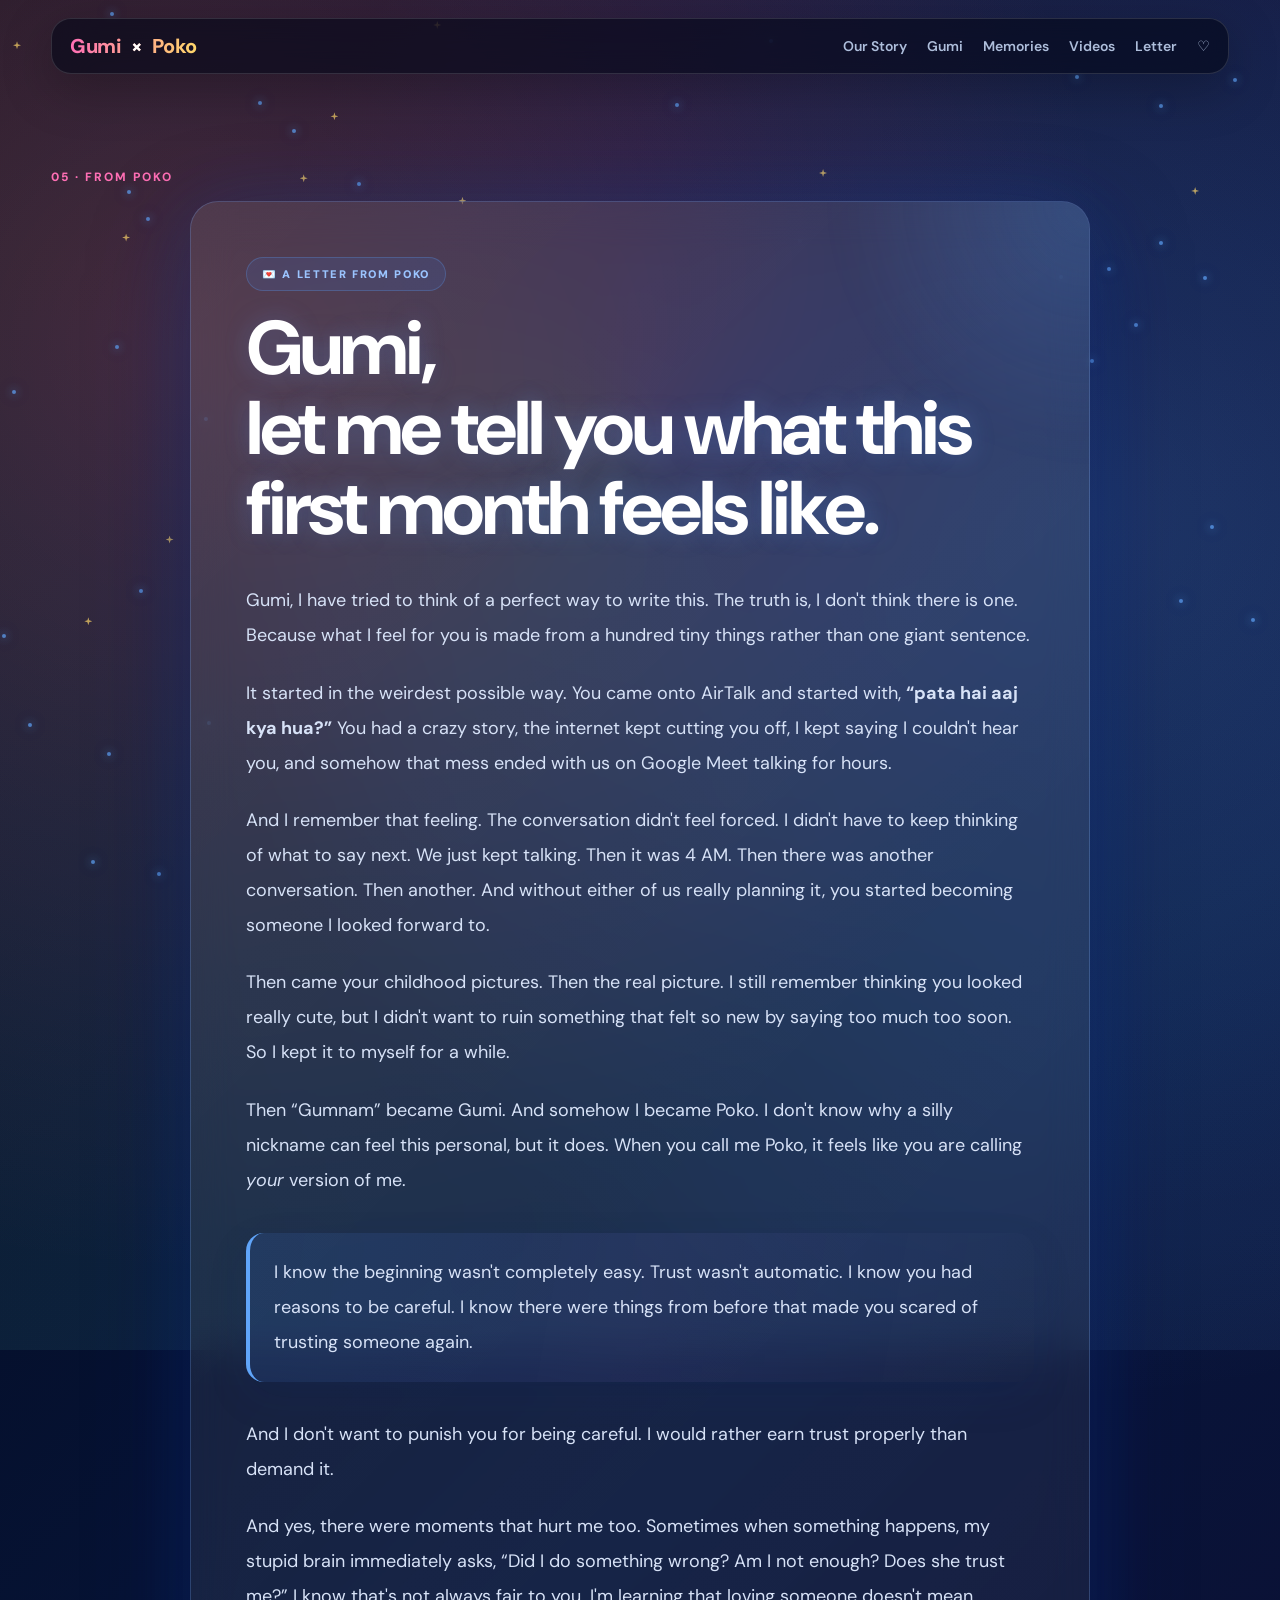
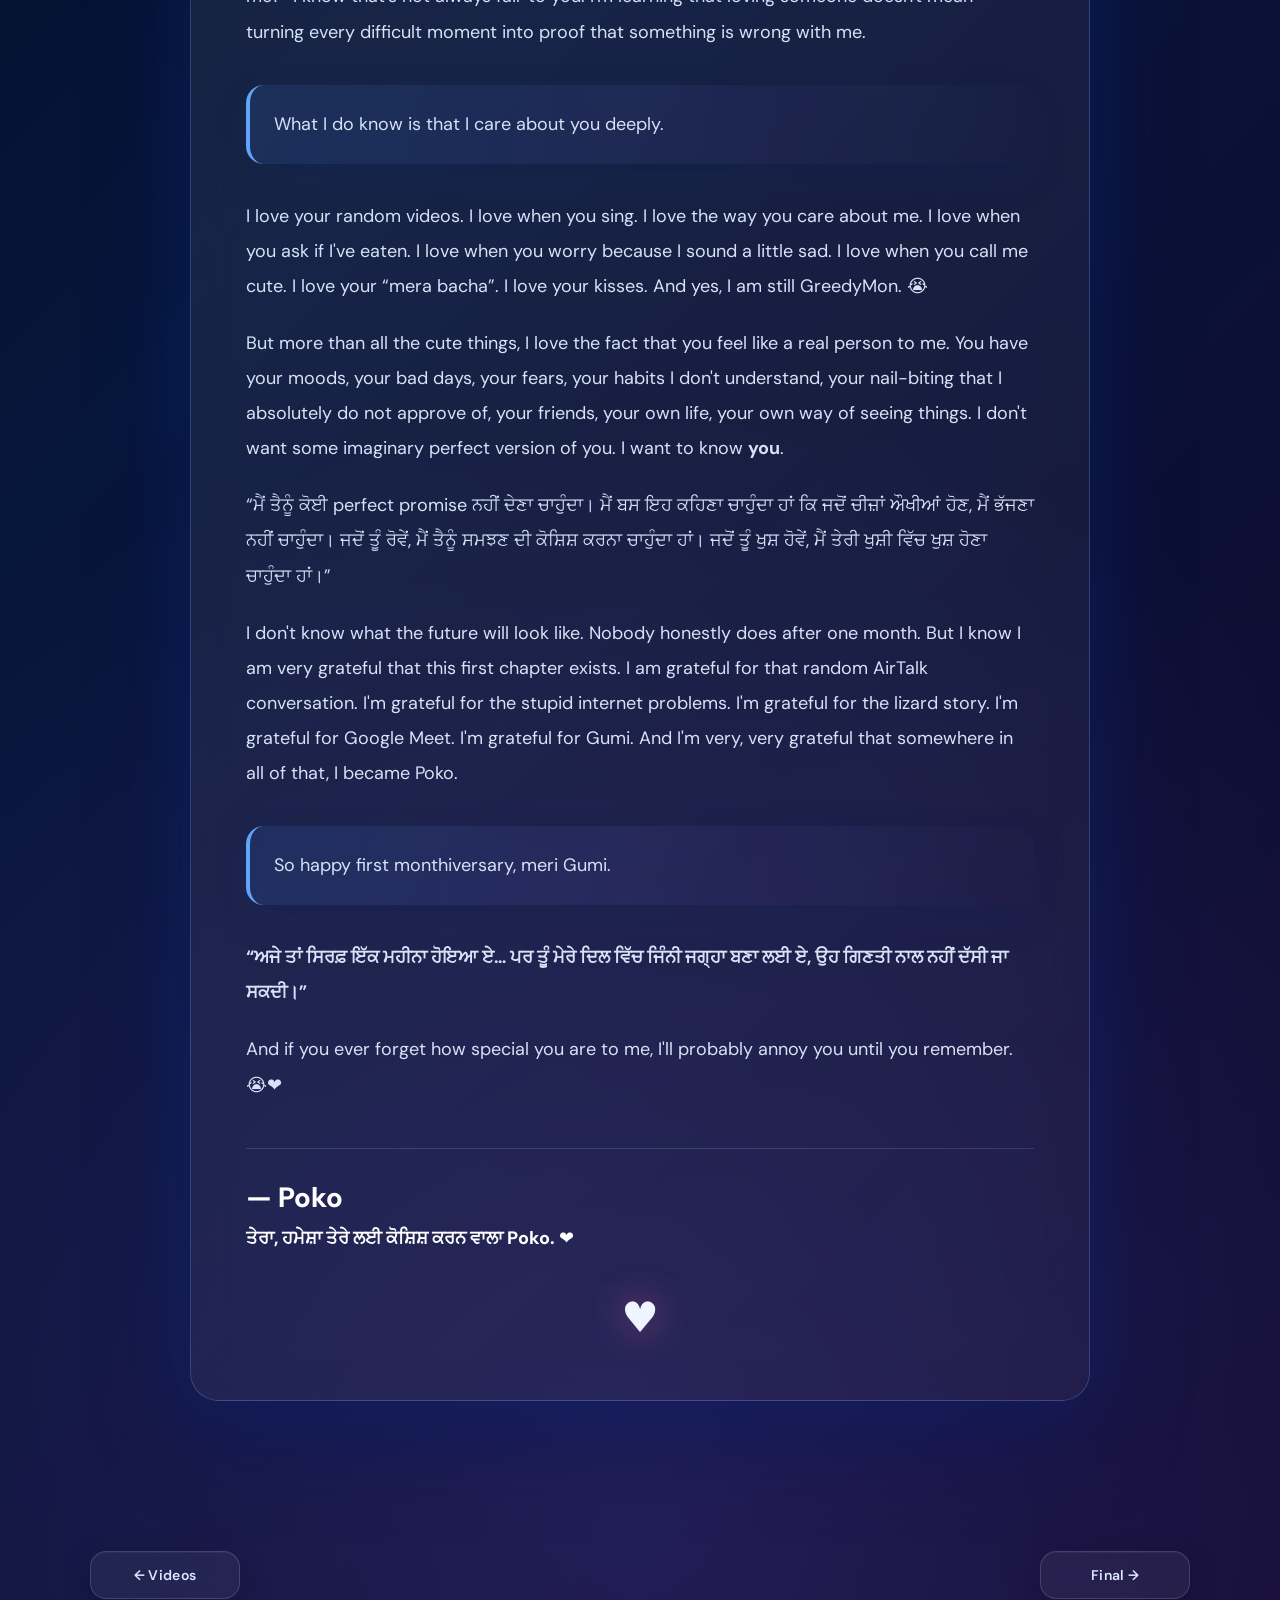
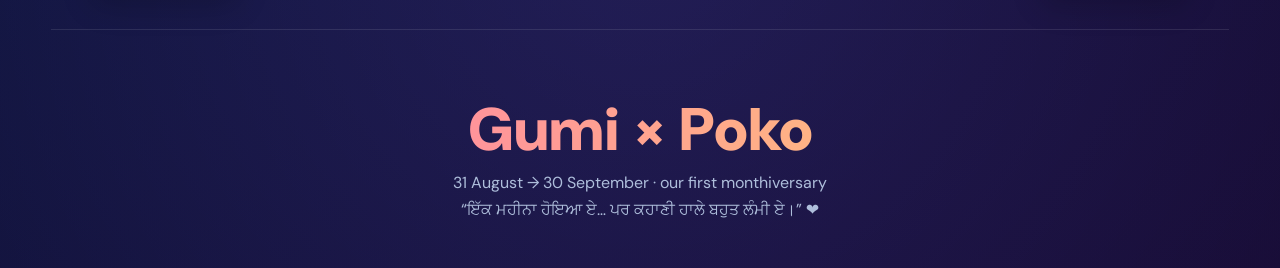
<file: letter.html>
<!doctype html>
<html>

<head>

<meta charset="utf-8">

<meta name="viewport"
content="width=device-width,initial-scale=1">

<title>Letter · Gumi × Poko</title>

<link rel="stylesheet"
href="style.css">


<style>

/* ================================
   LETTER PAGE SPECIAL EFFECTS
================================ */

.letterPage{
  position:relative;
  min-height:100vh;
}


/* Floating hearts */

.heartFloat{
  position:fixed;
  bottom:-30px;
  font-size:18px;
  pointer-events:none;
  z-index:-1;
  animation:heartRise linear forwards;
  opacity:0;
}


@keyframes heartRise{

  0%{
    transform:
      translateY(0)
      scale(.5)
      rotate(0deg);
    opacity:0;
  }

  15%{
    opacity:.8;
  }

  80%{
    opacity:.5;
  }

  100%{
    transform:
      translateY(-110vh)
      translateX(80px)
      scale(1.4)
      rotate(25deg);
    opacity:0;
  }

}


/* Letter glow */

.letter{
  position:relative;
  overflow:hidden;

  border:
    1px solid
    rgba(120,170,255,.25);

  box-shadow:
    0 30px 100px rgba(0,20,90,.45),
    0 0 80px rgba(59,130,246,.12);
}


.letter::before{

  content:"";

  position:absolute;

  width:500px;
  height:500px;

  top:-250px;
  right:-250px;

  border-radius:50%;

  background:
    radial-gradient(
      circle,
      rgba(96,165,250,.20),
      transparent 70%
    );

  animation:
    letterGlow 8s ease-in-out infinite alternate;

  pointer-events:none;

}


@keyframes letterGlow{

  from{
    transform:
      translate(0,0)
      scale(1);
  }

  to{
    transform:
      translate(-100px,120px)
      scale(1.3);
  }

}


/* Letter heading */

.letter h2{

  position:relative;
  z-index:2;

  text-shadow:
    0 0 25px
    rgba(96,165,250,.25);

}


/* Paragraph styling */

.letter p{

  position:relative;
  z-index:2;

  transition:.3s ease;

}


.letter p:hover{
  transform:translateX(5px);
}


/* Important emotional lines */

.letter .highlight{

  margin:35px 0;

  padding:22px 24px;

  border-left:
    4px solid
    var(--electric);

  border-radius:18px;

  background:
    linear-gradient(
      100deg,
      rgba(59,130,246,.12),
      rgba(124,108,255,.08),
      transparent
    );

  box-shadow:
    0 15px 40px
    rgba(0,30,100,.12);

}


/* Signature */

.signature{

  margin-top:45px;

  padding-top:30px;

  border-top:
    1px solid
    rgba(160,190,255,.18);

}


/* Final heart */

.finalHeart{

  text-align:center;

  font-size:42px;

  margin-top:35px;

  animation:
    heartBeat 1.8s
    ease-in-out infinite;

  filter:
    drop-shadow(
      0 0 18px
      rgba(255,90,160,.45)
    );

}


@keyframes heartBeat{

  0%,100%{
    transform:scale(1);
  }

  50%{
    transform:scale(1.18);
  }

}


/* Small label */

.letterLabel{

  display:inline-flex;

  align-items:center;

  gap:8px;

  margin-bottom:18px;

  padding:9px 15px;

  border-radius:999px;

  background:
    rgba(59,130,246,.12);

  border:
    1px solid
    rgba(96,165,250,.25);

  color:#9bc4ff;

  font-size:11px;

  font-weight:900;

  letter-spacing:.15em;

  text-transform:uppercase;

}


/* Mobile */

@media(max-width:600px){

  .letter{
    padding:24px !important;
  }

  .letter h2{
    font-size:38px !important;
  }

  .letter p{
    font-size:16px !important;
    line-height:1.85 !important;
  }

}

</style>

</head>


<body>


<!-- ================================
     BACKGROUND MUSIC
================================ -->

<audio
  id="loveSong"
  preload="auto">

  <source
    src="assets/i-think-they-call-this-love.mp3"
    type="audio/mpeg">

</audio>


<!-- ================================
     NAVIGATION
================================ -->

<nav class="nav">

<a class="brand" href="index.html">
Gumi <b>×</b> Poko
</a>


<div class="navlinks">

<a href="story.html">
Our Story
</a>

<a href="gumi.html">
Gumi
</a>

<a href="memories.html">
Memories
</a>

<a href="videos.html">
Videos
</a>

<a href="letter.html">
Letter
</a>

<a href="final.html">
♡
</a>

</div>

</nav>


<!-- ================================
     BACKGROUND SPARKLES
================================ -->

<div id="sparkles"></div>


<script>

const s =
document.getElementById('sparkles');


for(let i = 0; i < 70; i++){

  let x =
    document.createElement('span');


  x.className =
    'spark ' +
    (
      Math.random() < 0.16
      ? 'star'
      : ''
    );


  x.style.left =
    Math.random() * 100 + 'vw';


  x.style.top =
    Math.random() * 110 + 'vh';


  x.style.animationDuration =
    (5 + Math.random() * 10) + 's';


  x.style.animationDelay =
    (-Math.random() * 12) + 's';


  s.appendChild(x);

}


/* ================================
   FLOATING HEARTS
================================ */

const hearts =
[
  '♥',
  '♡',
  '❤',
  '💙',
  '💜'
];


function createHeart(){

  const heart =
    document.createElement('div');


  heart.className =
    'heartFloat';


  heart.innerHTML =
    hearts[
      Math.floor(
        Math.random() *
        hearts.length
      )
    ];


  heart.style.left =
    Math.random() * 100 + 'vw';


  heart.style.fontSize =
    (12 + Math.random()*22) + 'px';


  heart.style.animationDuration =
    (8 + Math.random()*8) + 's';


  heart.style.animationDelay =
    Math.random() * 2 + 's';


  document.body.appendChild(
    heart
  );


  setTimeout(
    ()=>{
      heart.remove();
    },
    16000
  );

}


setInterval(
  createHeart,
  900
);

</script>


<!-- ================================
     MAIN
================================ -->

<main class="container letterPage">

<section class="section">


<div class="kicker">
05 · From Poko
</div>


<div class="glass letter">


<div class="letterLabel">
💌 A letter from Poko
</div>


<h2>
Gumi,<br>
let me tell you what this first month feels like.
</h2>


<p>
Gumi, I have tried to think of a perfect way to write this.
The truth is, I don't think there is one.
Because what I feel for you is made from a hundred tiny things
rather than one giant sentence.
</p>


<p>
It started in the weirdest possible way.
You came onto AirTalk and started with,
<b>“pata hai aaj kya hua?”</b>
You had a crazy story, the internet kept cutting you off,
I kept saying I couldn't hear you,
and somehow that mess ended with us on Google Meet talking for hours.
</p>


<p>
And I remember that feeling.
The conversation didn't feel forced.
I didn't have to keep thinking of what to say next.
We just kept talking.
Then it was 4 AM.
Then there was another conversation.
Then another.
And without either of us really planning it,
you started becoming someone I looked forward to.
</p>


<p>
Then came your childhood pictures.
Then the real picture.
I still remember thinking you looked really cute,
but I didn't want to ruin something that felt so new
by saying too much too soon.
So I kept it to myself for a while.
</p>


<p>
Then “Gumnam” became Gumi.
And somehow I became Poko.
I don't know why a silly nickname can feel this personal,
but it does.
When you call me Poko,
it feels like you are calling <i>your</i> version of me.
</p>


<div class="highlight">

<p style="margin:0">

I know the beginning wasn't completely easy.
Trust wasn't automatic.
I know you had reasons to be careful.
I know there were things from before that made you scared
of trusting someone again.

</p>

</div>


<p>
And I don't want to punish you for being careful.
I would rather earn trust properly than demand it.
</p>


<p>
And yes, there were moments that hurt me too.
Sometimes when something happens,
my stupid brain immediately asks,
“Did I do something wrong?
Am I not enough?
Does she trust me?”

I know that's not always fair to you.
I'm learning that loving someone doesn't mean
turning every difficult moment into proof
that something is wrong with me.
</p>


<div class="highlight">

<p style="margin:0">

What I do know is that I care about you deeply.

</p>

</div>


<p>
I love your random videos.
I love when you sing.
I love the way you care about me.
I love when you ask if I've eaten.
I love when you worry because I sound a little sad.
I love when you call me cute.
I love your “mera bacha”.
I love your kisses.

And yes, I am still GreedyMon. 😭
</p>


<p>
But more than all the cute things,
I love the fact that you feel like a real person to me.
You have your moods,
your bad days,
your fears,
your habits I don't understand,
your nail-biting that I absolutely do not approve of,
your friends,
your own life,
your own way of seeing things.

I don't want some imaginary perfect version of you.
I want to know <b>you</b>.
</p>


<p class="punjabi">

“ਮੈਂ ਤੈਨੂੰ ਕੋਈ perfect promise ਨਹੀਂ ਦੇਣਾ ਚਾਹੁੰਦਾ।
ਮੈਂ ਬਸ ਇਹ ਕਹਿਣਾ ਚਾਹੁੰਦਾ ਹਾਂ ਕਿ ਜਦੋਂ ਚੀਜ਼ਾਂ ਔਖੀਆਂ ਹੋਣ,
ਮੈਂ ਭੱਜਣਾ ਨਹੀਂ ਚਾਹੁੰਦਾ।
ਜਦੋਂ ਤੂੰ ਰੋਵੇਂ,
ਮੈਂ ਤੈਨੂੰ ਸਮਝਣ ਦੀ ਕੋਸ਼ਿਸ਼ ਕਰਨਾ ਚਾਹੁੰਦਾ ਹਾਂ।
ਜਦੋਂ ਤੂੰ ਖੁਸ਼ ਹੋਵੇਂ,
ਮੈਂ ਤੇਰੀ ਖੁਸ਼ੀ ਵਿੱਚ ਖੁਸ਼ ਹੋਣਾ ਚਾਹੁੰਦਾ ਹਾਂ।”

</p>


<p>
I don't know what the future will look like.
Nobody honestly does after one month.
But I know I am very grateful that this first chapter exists.

I am grateful for that random AirTalk conversation.
I'm grateful for the stupid internet problems.
I'm grateful for the lizard story.
I'm grateful for Google Meet.
I'm grateful for Gumi.

And I'm very, very grateful that somewhere in all of that,
I became Poko.
</p>


<div class="highlight">

<p style="margin:0">

So happy first monthiversary, meri Gumi.

</p>

</div>


<p class="punjabi">

<b>
“ਅਜੇ ਤਾਂ ਸਿਰਫ਼ ਇੱਕ ਮਹੀਨਾ ਹੋਇਆ ਏ…
ਪਰ ਤੂੰ ਮੇਰੇ ਦਿਲ ਵਿੱਚ ਜਿੰਨੀ ਜਗ੍ਹਾ ਬਣਾ ਲਈ ਏ,
ਉਹ ਗਿਣਤੀ ਨਾਲ ਨਹੀਂ ਦੱਸੀ ਜਾ ਸਕਦੀ।”
</b>

</p>


<p>
And if you ever forget how special you are to me,
I'll probably annoy you until you remember. 😭❤️
</p>


<div class="signature">

— Poko

<br>

<span
class="punjabi"
style="font-size:18px">

ਤੇਰਾ, ਹਮੇਸ਼ਾ ਤੇਰੇ ਲਈ ਕੋਸ਼ਿਸ਼ ਕਰਨ ਵਾਲਾ Poko. ❤️

</span>

</div>


<div class="finalHeart">
♥
</div>


</div>

</section>

</main>


<!-- ================================
     PAGE NAVIGATION
================================ -->

<div class="pageNav">

<a href="videos.html">
← Videos
</a>


<a href="final.html">
Final → 
</a>

</div>


<!-- ================================
     MUSIC PLAYER
================================ -->

<div
  class="songPlayer"
  id="songPlayer"
>

<button
  id="songButton"
  class="songButton"
  type="button"
>

<span id="songIcon">
▶
</span>

<span id="songText">
Play Our Song
</span>

<span class="songHeart">
♡
</span>

</button>

</div>


<!-- ================================
     MUSIC CONTROLLER
================================ -->

<script>

const loveSong =
document.getElementById(
  "loveSong"
);


const songButton =
document.getElementById(
  "songButton"
);


const songIcon =
document.getElementById(
  "songIcon"
);


const songText =
document.getElementById(
  "songText"
);


const SONG_TIME_KEY =
"gumiPokoSongTime";


const SONG_PLAYING_KEY =
"gumiPokoSongPlaying";


/* ================================
   RESTORE SONG POSITION
================================ */

loveSong.addEventListener(
  "loadedmetadata",
  function(){

    const savedTime =
      parseFloat(
        localStorage.getItem(
          SONG_TIME_KEY
        )
      );


    if(
      Number.isFinite(savedTime) &&
      savedTime > 0 &&
      savedTime < loveSong.duration
    ){

      loveSong.currentTime =
        savedTime;

    }

  }
);


/* ================================
   UPDATE PLAYER UI
================================ */

function updateSongUI(){

  if(loveSong.paused){

    songIcon.textContent =
      "▶";

    songText.textContent =
      "Play Our Song";

    songButton.classList.remove(
      "playing"
    );

  }

  else{

    songIcon.textContent =
      "❚❚";

    songText.textContent =
      "Pause Our Song";

    songButton.classList.add(
      "playing"
    );

  }

}


/* ================================
   SAVE SONG STATE
================================ */

function saveSongState(){

  localStorage.setItem(
    SONG_TIME_KEY,
    String(
      loveSong.currentTime || 0
    )
  );


  localStorage.setItem(
    SONG_PLAYING_KEY,
    loveSong.paused
      ? "false"
      : "true"
  );

}


/* ================================
   PLAY / PAUSE
================================ */

songButton.addEventListener(
  "click",
  async function(){

    try{

      if(loveSong.paused){

        await loveSong.play();

      }

      else{

        loveSong.pause();

      }

      updateSongUI();

    }

    catch(error){

      console.error(
        "Song could not play:",
        error
      );

    }

  }
);


/* ================================
   AUDIO EVENTS
================================ */

loveSong.addEventListener(
  "play",
  function(){

    localStorage.setItem(
      SONG_PLAYING_KEY,
      "true"
    );

    updateSongUI();

  }
);


loveSong.addEventListener(
  "pause",
  function(){

    saveSongState();

    updateSongUI();

  }
);


/* Save every second */

setInterval(
  saveSongState,
  1000
);


/* Save before leaving */

window.addEventListener(
  "pagehide",
  saveSongState
);


window.addEventListener(
  "beforeunload",
  saveSongState
);


/* ================================
   SONG FINISHED
================================ */

loveSong.addEventListener(
  "ended",
  function(){

    localStorage.setItem(
      SONG_TIME_KEY,
      "0"
    );

    localStorage.setItem(
      SONG_PLAYING_KEY,
      "false"
    );

    updateSongUI();

  }
);


/* Initial state */

updateSongUI();

</script>


<!-- ================================
     FOOTER
================================ -->

<footer class="footer">

<div class="footerBig">
Gumi × Poko
</div>

<p class="muted">
31 August → 30 September · our first monthiversary
</p>

<p class="muted punjabi">
“ਇੱਕ ਮਹੀਨਾ ਹੋਇਆ ਏ… ਪਰ ਕਹਾਣੀ ਹਾਲੇ ਬਹੁਤ ਲੰਮੀ ਏ।” ❤️
</p>

</footer>


</body>

</html>
</file>
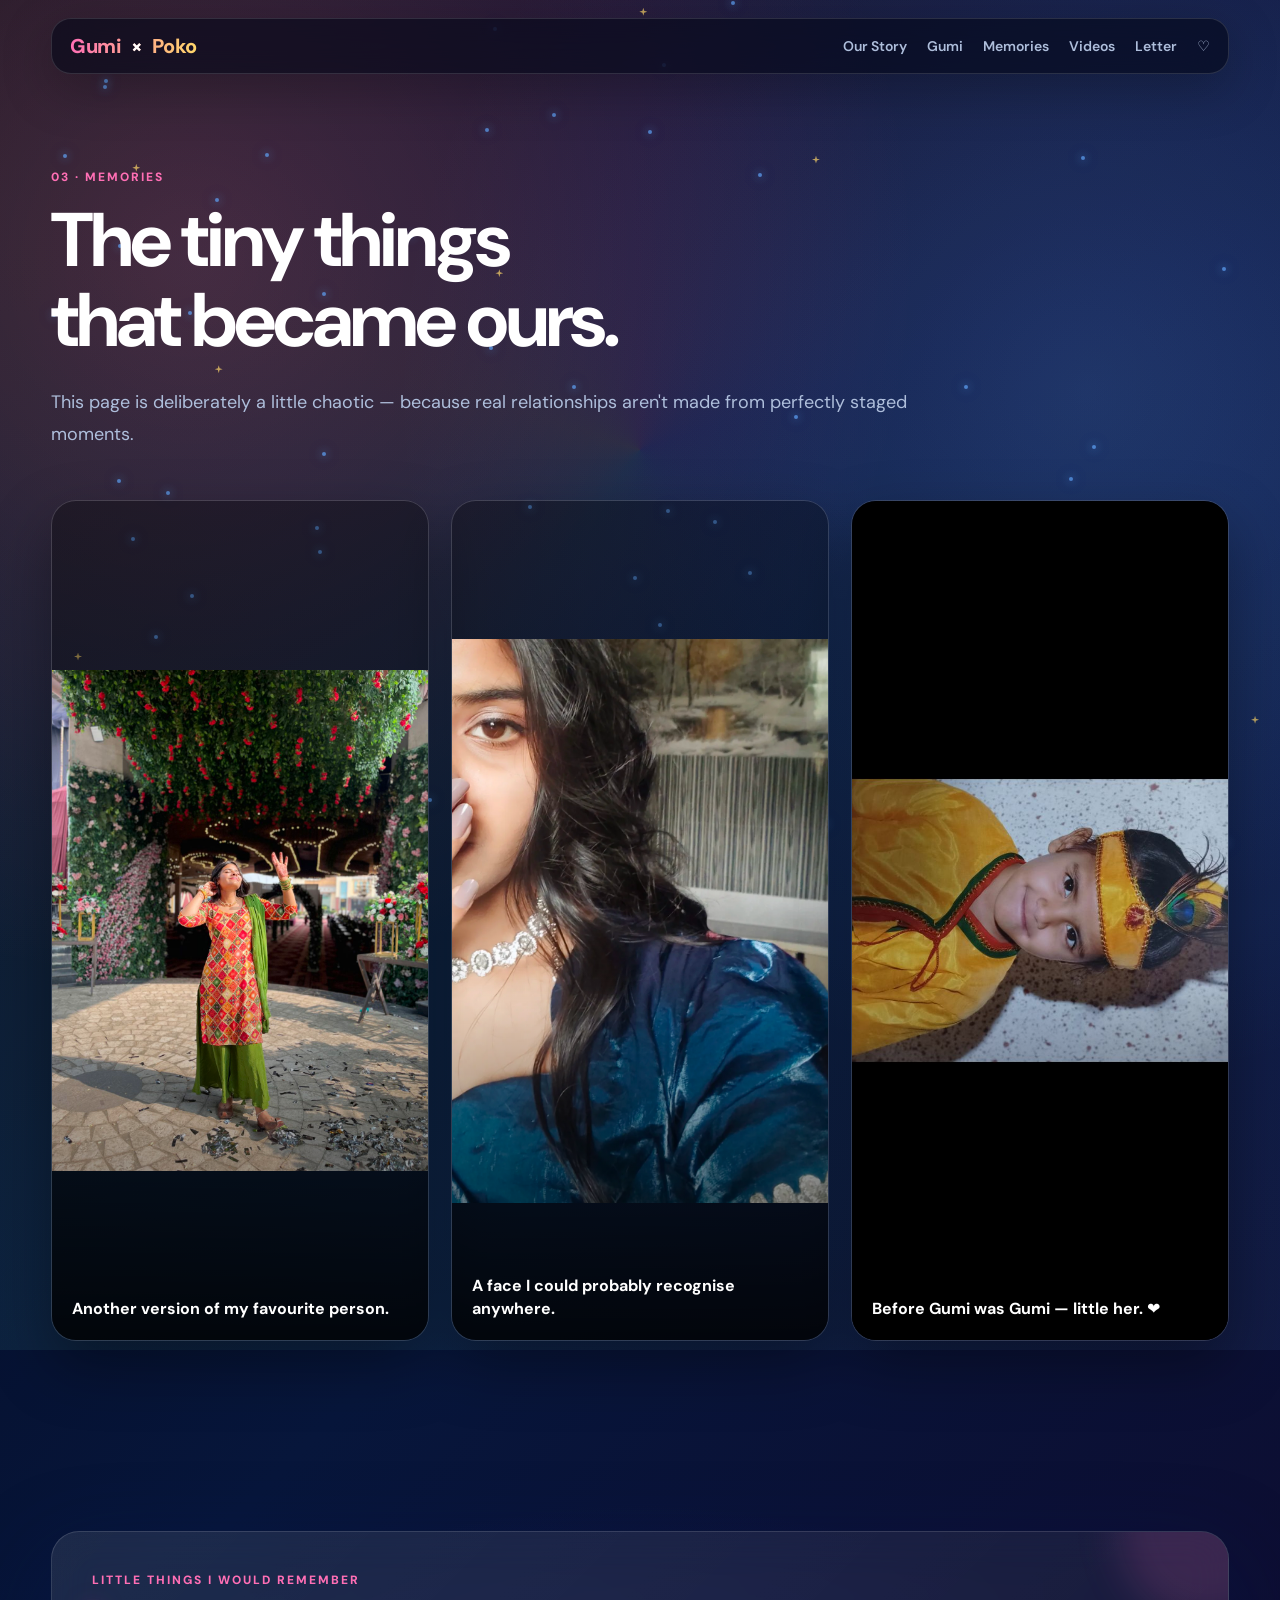
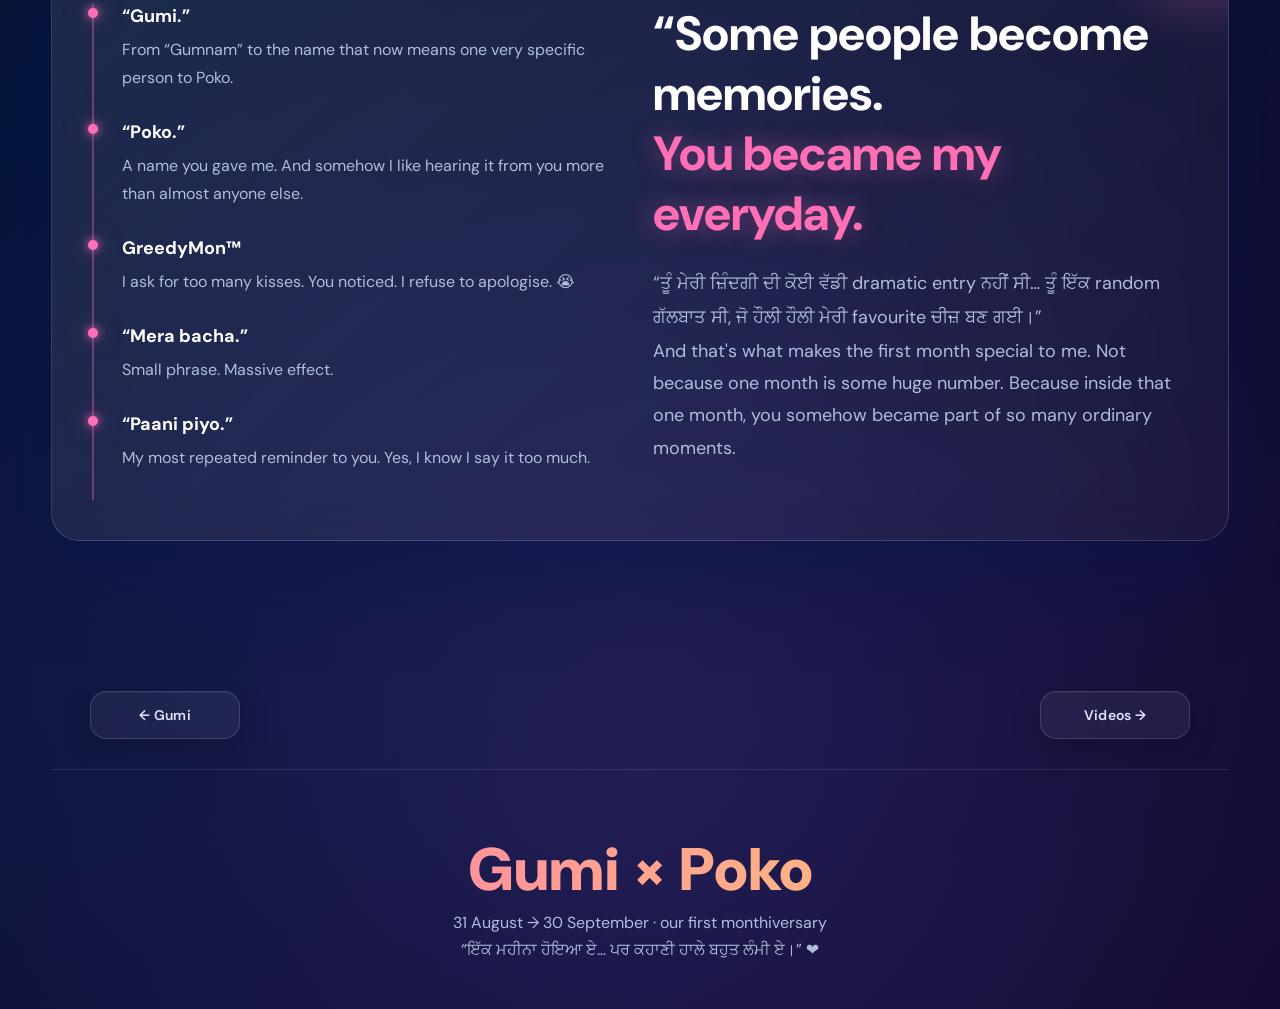
<file: memories.html>
<!doctype html>
<html>

<head>

<meta charset="utf-8">

<meta name="viewport"
content="width=device-width,initial-scale=1">

<title>Memories · Gumi × Poko</title>

<link rel="stylesheet"
href="style.css">

</head>


<body>


<!-- =========================
     MUSIC
========================= -->

<audio id="loveSong" preload="auto">

  <source
    src="assets/i-think-they-call-this-love.mp3"
    type="audio/mpeg">

</audio>


<!-- =========================
     NAVIGATION
========================= -->

<nav class="nav">

  <a class="brand" href="index.html">
    Gumi <b>×</b> Poko
  </a>


  <div class="navlinks">

    <a href="story.html">
      Our Story
    </a>

    <a href="gumi.html">
      Gumi
    </a>

    <a href="memories.html">
      Memories
    </a>

    <a href="videos.html">
      Videos
    </a>

    <a href="letter.html">
      Letter
    </a>

    <a href="final.html">
      ♡
    </a>

  </div>

</nav>


<!-- =========================
     FLOATING SPARKLES
========================= -->

<div id="sparkles"></div>


<script>

const s =
document.getElementById('sparkles');


for(let i = 0; i < 70; i++){

  let x =
    document.createElement('span');


  x.className =
    'spark ' +
    (
      Math.random() < 0.16
      ? 'star'
      : ''
    );


  x.style.left =
    Math.random() * 100 + 'vw';


  x.style.top =
    Math.random() * 110 + 'vh';


  x.style.animationDuration =
    (5 + Math.random() * 10) + 's';


  x.style.animationDelay =
    (-Math.random() * 12) + 's';


  s.appendChild(x);

}

</script>


<!-- =========================
     MAIN
========================= -->

<main class="container">


<!-- =========================
     MEMORIES INTRO
========================= -->

<section class="section">


  <div class="sectionHead">

    <div class="kicker">
      03 · Memories
    </div>


    <h2>

      The tiny things<br>
      that became ours.

    </h2>


    <p class="lead">

      This page is deliberately a little chaotic —
      because real relationships aren't made from
      perfectly staged moments.

    </p>

  </div>


<!-- =========================
     PHOTO GALLERY
========================= -->

  <div class="gallery">


    <!-- PHOTO 1 -->

    <figure class="pic">

      <img
        src="assets/gumi-07.jpeg"
        alt="Gumi photo"
      >

      <figcaption class="label">

        Another version of my favourite person.

      </figcaption>

    </figure>


    <!-- PHOTO 2 -->

    <figure class="pic">

      <img
        src="assets/gumi-03.png"
        alt="Gumi photo"
      >

      <figcaption class="label">

        A face I could probably recognise anywhere.

      </figcaption>

    </figure>


    <!-- PHOTO 3 -->

    <figure class="pic">

      <img
        src="assets/gumi-childhood.jpg"
        alt="Gumi childhood photo"
      >

      <figcaption class="label">

        Before Gumi was Gumi — little her. ❤️

      </figcaption>

    </figure>


  </div>

</section>


<!-- =========================
     LITTLE THINGS
========================= -->

<section class="section">


  <div class="glass card">


    <div class="kicker">
      Little things I would remember
    </div>


    <div class="storyGrid">


      <!-- LEFT -->

      <div>

        <div class="timeline">


          <div class="step">

            <b>
              “Gumi.”
            </b>

            <p>

              From “Gumnam” to the name that now
              means one very specific person to Poko.

            </p>

          </div>


          <div class="step">

            <b>
              “Poko.”
            </b>

            <p>

              A name you gave me.
              And somehow I like hearing it from you
              more than almost anyone else.

            </p>

          </div>


          <div class="step">

            <b>
              GreedyMon™
            </b>

            <p>

              I ask for too many kisses.
              You noticed.
              I refuse to apologise. 😭

            </p>

          </div>


          <div class="step">

            <b>
              “Mera bacha.”
            </b>

            <p>

              Small phrase.
              Massive effect.

            </p>

          </div>


          <div class="step">

            <b>
              “Paani piyo.”
            </b>

            <p>

              My most repeated reminder to you.
              Yes, I know I say it too much.

            </p>

          </div>


        </div>

      </div>


      <!-- RIGHT -->

      <div>


        <div class="quote">

          “Some people become memories.

          <br>

          <span>
            You became my everyday.
          </span>

        </div>


        <p
          class="lead punjabi"
          style="margin-top:22px"
        >

          “ਤੂੰ ਮੇਰੀ ਜ਼ਿੰਦਗੀ ਦੀ ਕੋਈ ਵੱਡੀ
          dramatic entry ਨਹੀਂ ਸੀ…
          ਤੂੰ ਇੱਕ random ਗੱਲਬਾਤ ਸੀ,
          ਜੋ ਹੌਲੀ ਹੌਲੀ ਮੇਰੀ favourite
          ਚੀਜ਼ ਬਣ ਗਈ।”

        </p>


        <p class="lead">

          And that's what makes the first month
          special to me.

          Not because one month is some huge number.

          Because inside that one month,
          you somehow became part of so many
          ordinary moments.

        </p>

      </div>


    </div>

  </div>

</section>


</main>


<!-- =========================================
     PAGE NAVIGATION
========================================= -->

<div class="pageNav">

  <a href="gumi.html">
    ← Gumi
  </a>


  <a href="videos.html">
    Videos →
  </a>

</div>


<!-- =========================
     FOOTER
========================= -->

<footer class="footer">


  <div class="footerBig">

    Gumi × Poko

  </div>


  <p class="muted">

    31 August → 30 September ·
    our first monthiversary

  </p>


  <p class="muted punjabi">

    “ਇੱਕ ਮਹੀਨਾ ਹੋਇਆ ਏ…
    ਪਰ ਕਹਾਣੀ ਹਾਲੇ ਬਹੁਤ ਲੰਮੀ ਏ।” ❤️

  </p>


</footer>


<!-- =========================
     BOTTOM RIGHT SONG PLAYER
========================= -->

<div
  class="songPlayer"
  id="songPlayer"
>

  <button
    id="songButton"
    class="songButton"
    type="button"
  >

    <span id="songIcon">
      ▶
    </span>

    <span id="songText">
      Play Our Song
    </span>

    <span class="songHeart">
      ♡
    </span>

  </button>

</div>


<!-- =========================
     PERSISTENT SONG CONTROLLER
========================= -->

<script>

const loveSong =
  document.getElementById("loveSong");

const songButton =
  document.getElementById("songButton");

const songIcon =
  document.getElementById("songIcon");

const songText =
  document.getElementById("songText");


const SONG_TIME_KEY =
  "gumiPokoSongTime";

const SONG_PLAYING_KEY =
  "gumiPokoSongPlaying";


/* =========================
   RESTORE SONG POSITION
========================= */

loveSong.addEventListener(
  "loadedmetadata",
  function(){

    const savedTime =
      parseFloat(
        localStorage.getItem(
          SONG_TIME_KEY
        )
      );


    if(
      Number.isFinite(savedTime) &&
      savedTime > 0 &&
      savedTime < loveSong.duration
    ){

      loveSong.currentTime =
        savedTime;

    }

  }
);


/* =========================
   UPDATE PLAYER
========================= */

function updateSongUI(){

  if(loveSong.paused){

    songIcon.textContent =
      "▶";

    songText.textContent =
      "Play Our Song";

    songButton.classList.remove(
      "playing"
    );

  }

  else{

    songIcon.textContent =
      "❚❚";

    songText.textContent =
      "Pause Our Song";

    songButton.classList.add(
      "playing"
    );

  }

}


/* =========================
   SAVE SONG STATE
========================= */

function saveSongState(){

  localStorage.setItem(
    SONG_TIME_KEY,
    String(
      loveSong.currentTime || 0
    )
  );


  localStorage.setItem(
    SONG_PLAYING_KEY,
    loveSong.paused
      ? "false"
      : "true"
  );

}


/* =========================
   PLAY / PAUSE
========================= */

songButton.addEventListener(
  "click",
  async function(){

    try{

      if(loveSong.paused){

        await loveSong.play();

      }

      else{

        loveSong.pause();

      }

      updateSongUI();

    }

    catch(error){

      console.error(
        "Song could not play:",
        error
      );

    }

  }
);


/* =========================
   AUDIO EVENTS
========================= */

loveSong.addEventListener(
  "play",
  function(){

    localStorage.setItem(
      SONG_PLAYING_KEY,
      "true"
    );

    updateSongUI();

  }
);


loveSong.addEventListener(
  "pause",
  function(){

    saveSongState();

    updateSongUI();

  }
);


/* Save every second */

setInterval(
  saveSongState,
  1000
);


/* Save before leaving */

window.addEventListener(
  "pagehide",
  saveSongState
);


window.addEventListener(
  "beforeunload",
  saveSongState
);


/* =========================
   SONG FINISHED
========================= */

loveSong.addEventListener(
  "ended",
  function(){

    localStorage.setItem(
      SONG_TIME_KEY,
      "0"
    );

    localStorage.setItem(
      SONG_PLAYING_KEY,
      "false"
    );

    updateSongUI();

  }
);


/* Initial state */

updateSongUI();

</script>


</body>

</html>
</file>
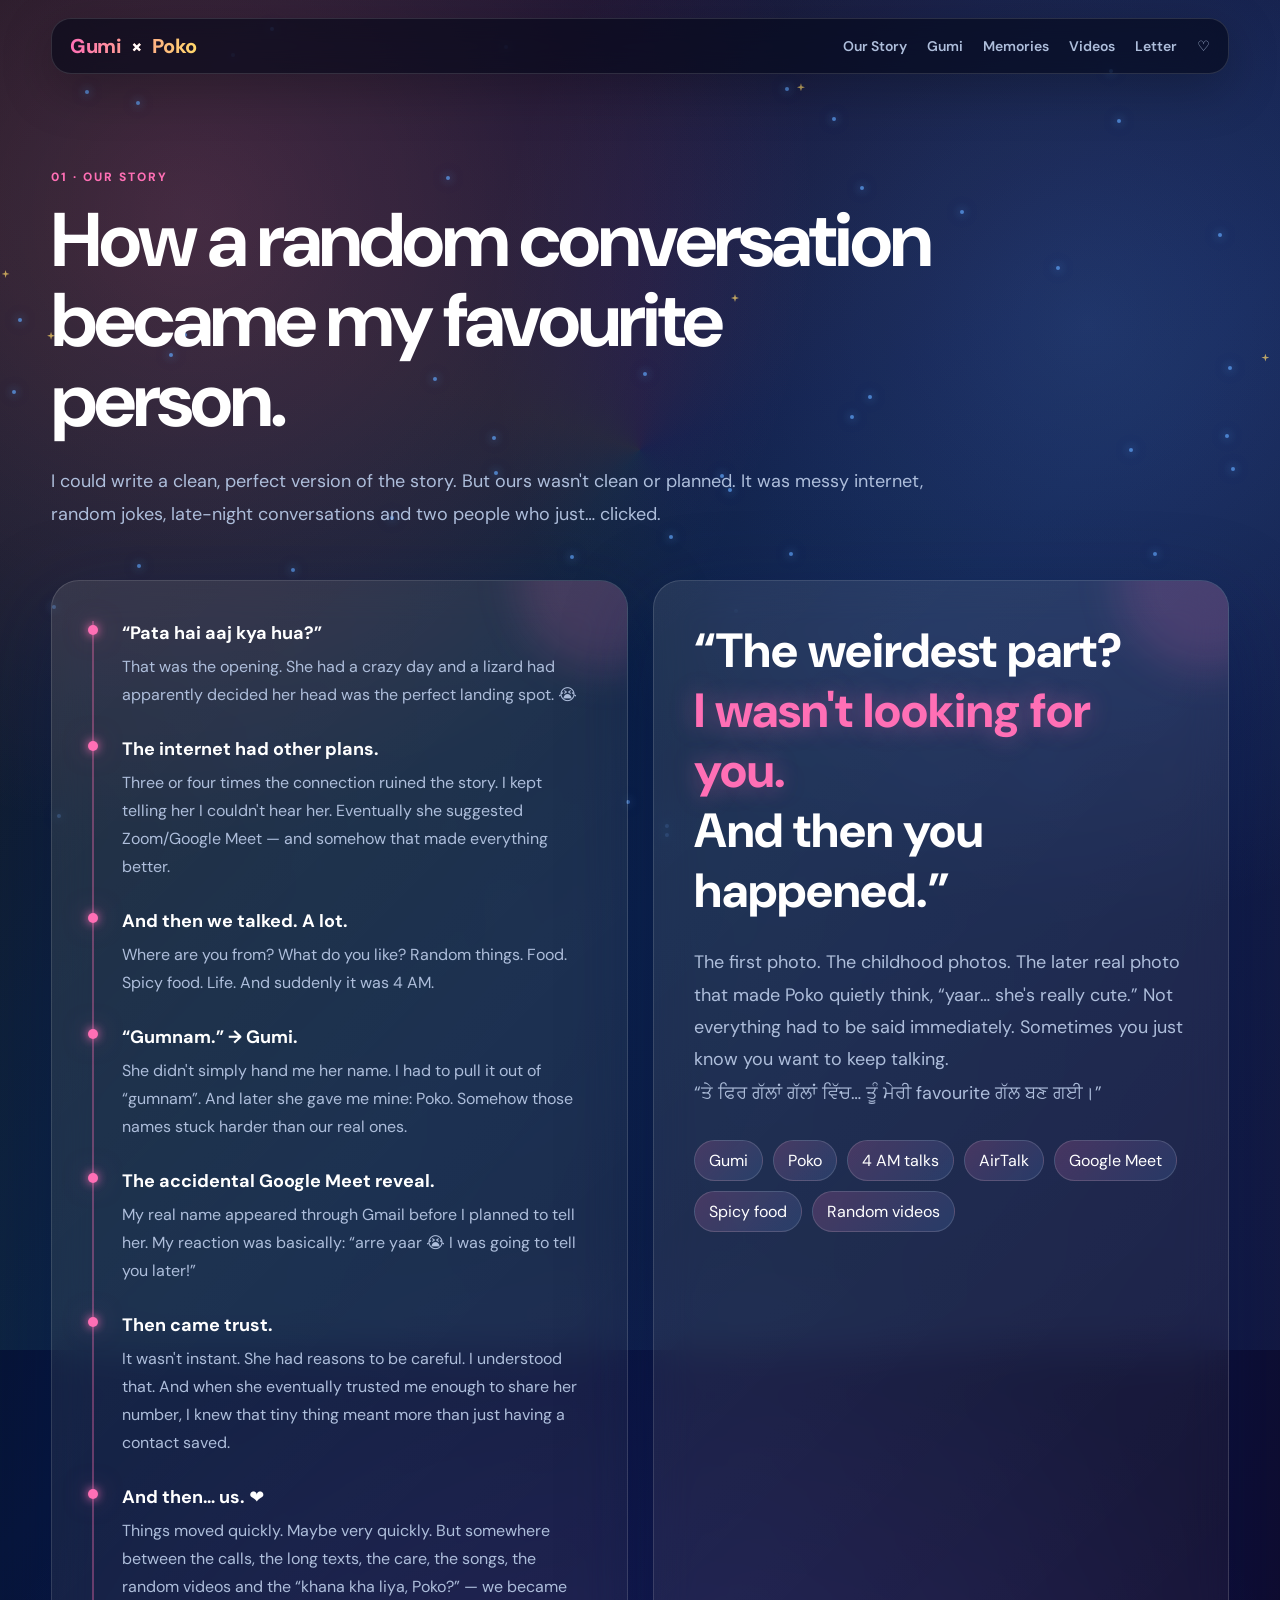
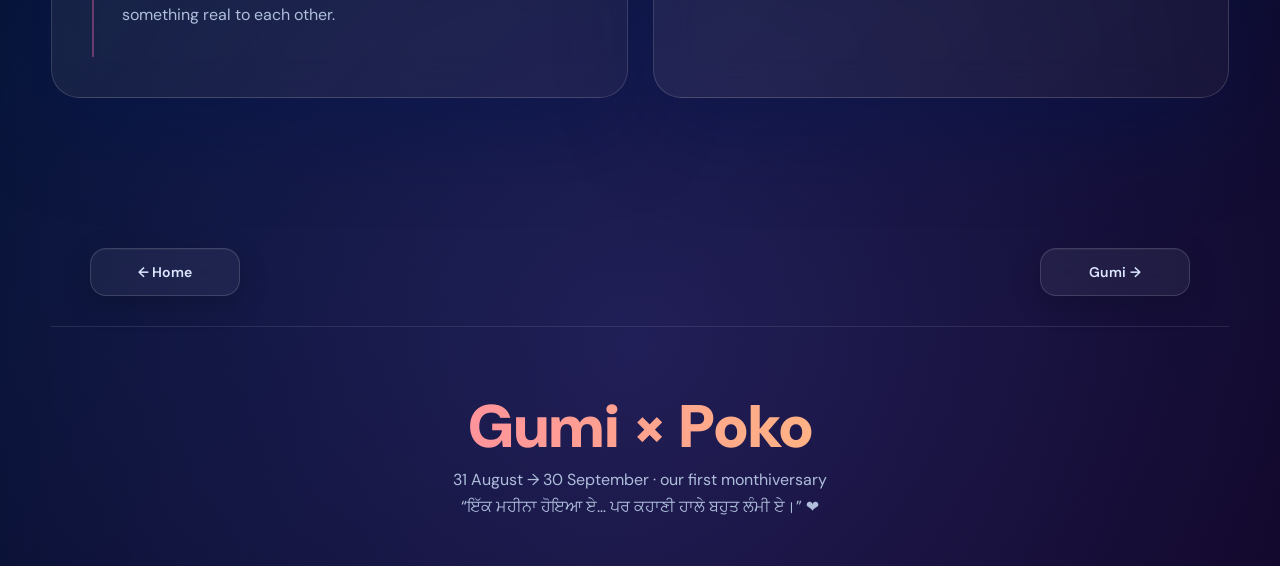
<file: story.html>
<!doctype html>
<html>

<head>
<meta charset="utf-8">
<meta name="viewport" content="width=device-width,initial-scale=1">

<title>Our Story · Gumi × Poko</title>

<link rel="stylesheet" href="style.css">
</head>

<body>


<!-- =========================
     PERSISTENT SONG AUDIO
========================= -->

<audio id="loveSong" preload="auto">
  <source
    src="assets/i-think-they-call-this-love.mp3"
    type="audio/mpeg"
  >
</audio>


<!-- =========================
     NAVIGATION
========================= -->

<nav class="nav">

  <a class="brand" href="index.html">
    Gumi <b>×</b> Poko
  </a>

  <div class="navlinks">

    <a href="story.html">Our Story</a>

    <a href="gumi.html">Gumi</a>

    <a href="memories.html">Memories</a>

    <a href="videos.html">Videos</a>

    <a href="letter.html">Letter</a>

    <a href="final.html">♡</a>

  </div>

</nav>


<!-- =========================
     FLOATING SPARKLES
========================= -->

<div id="sparkles"></div>

<script>

const s =
document.getElementById('sparkles');

for(let i = 0; i < 70; i++){

  let x =
  document.createElement('span');

  x.className =
  'spark ' +
  (
    Math.random() < 0.16
    ? 'star'
    : ''
  );

  x.style.left =
  Math.random() * 100 + 'vw';

  x.style.top =
  Math.random() * 110 + 'vh';

  x.style.animationDuration =
  (5 + Math.random() * 10) + 's';

  x.style.animationDelay =
  (-Math.random() * 12) + 's';

  s.appendChild(x);

}

</script>


<!-- =========================
     MAIN
========================= -->

<main class="container">

<section class="section">


  <div class="sectionHead">

    <div class="kicker">
      01 · OUR STORY
    </div>

    <h2>
      How a random conversation<br>
      became my favourite person.
    </h2>

    <p class="lead">

      I could write a clean, perfect version of the story.
      But ours wasn't clean or planned.
      It was messy internet, random jokes, late-night conversations
      and two people who just… clicked.

    </p>

  </div>


  <div class="storyGrid">


    <!-- =========================
         LEFT SIDE
    ========================= -->

    <div class="glass card">

      <div class="timeline">


        <div class="step">

          <b>
            “Pata hai aaj kya hua?”
          </b>

          <p>

            That was the opening.
            She had a crazy day and a lizard had apparently decided
            her head was the perfect landing spot. 😭

          </p>

        </div>


        <div class="step">

          <b>
            The internet had other plans.
          </b>

          <p>

            Three or four times the connection ruined the story.
            I kept telling her I couldn't hear her.
            Eventually she suggested Zoom/Google Meet —
            and somehow that made everything better.

          </p>

        </div>


        <div class="step">

          <b>
            And then we talked. A lot.
          </b>

          <p>

            Where are you from?
            What do you like?
            Random things.
            Food. Spicy food. Life.
            And suddenly it was 4 AM.

          </p>

        </div>


        <div class="step">

          <b>
            “Gumnam.” → Gumi.
          </b>

          <p>

            She didn't simply hand me her name.
            I had to pull it out of “gumnam”.
            And later she gave me mine: Poko.
            Somehow those names stuck harder than our real ones.

          </p>

        </div>


        <div class="step">

          <b>
            The accidental Google Meet reveal.
          </b>

          <p>

            My real name appeared through Gmail before I planned
            to tell her.
            My reaction was basically:
            “arre yaar 😭 I was going to tell you later!”

          </p>

        </div>


        <div class="step">

          <b>
            Then came trust.
          </b>

          <p>

            It wasn't instant.
            She had reasons to be careful.
            I understood that.
            And when she eventually trusted me enough
            to share her number, I knew that tiny thing
            meant more than just having a contact saved.

          </p>

        </div>


        <div class="step">

          <b>
            And then… us. ❤️
          </b>

          <p>

            Things moved quickly.
            Maybe very quickly.
            But somewhere between the calls,
            the long texts, the care, the songs,
            the random videos and the
            “khana kha liya, Poko?” —
            we became something real to each other.

          </p>

        </div>


      </div>

    </div>


    <!-- =========================
         RIGHT SIDE
    ========================= -->

    <div class="glass card">

      <div class="quote">

        “The weirdest part?<br>

        <span>
          I wasn't looking for you.
        </span>

        <br>

        And then you happened.”

      </div>


      <p
        class="lead"
        style="margin-top:25px"
      >

        The first photo.
        The childhood photos.
        The later real photo that made Poko quietly think,
        “yaar… she's really cute.”

        Not everything had to be said immediately.
        Sometimes you just know you want to keep talking.

      </p>


      <p class="lead punjabi">

        “ਤੇ ਫਿਰ ਗੱਲਾਂ ਗੱਲਾਂ ਵਿੱਚ…
        ਤੂੰ ਮੇਰੀ favourite ਗੱਲ ਬਣ ਗਈ।”

      </p>


      <div class="pillrow">

        <span class="pill">
          Gumi
        </span>

        <span class="pill">
          Poko
        </span>

        <span class="pill">
          4 AM talks
        </span>

        <span class="pill">
          AirTalk
        </span>

        <span class="pill">
          Google Meet
        </span>

        <span class="pill">
          Spicy food
        </span>

        <span class="pill">
          Random videos
        </span>

      </div>

    </div>

  </div>

</section>

</main>


<!-- =====================================================
     PAGE NAVIGATION
===================================================== -->

<div class="pageNav">

  <a href="index.html">
    ← Home
  </a>

  <a href="gumi.html">
    Gumi →
  </a>

</div>


<!-- =========================
     FOOTER
========================= -->

<footer class="footer">

  <div class="footerBig">
    Gumi × Poko
  </div>

  <p class="muted">

    31 August → 30 September ·
    our first monthiversary

  </p>

  <p class="muted punjabi">

    “ਇੱਕ ਮਹੀਨਾ ਹੋਇਆ ਏ…
    ਪਰ ਕਹਾਣੀ ਹਾਲੇ ਬਹੁਤ ਲੰਮੀ ਏ।” ❤️

  </p>

</footer>


<!-- =========================
     BOTTOM RIGHT SONG PLAYER
========================= -->

<div
  class="songPlayer"
  id="songPlayer"
>

  <button
    id="songButton"
    class="songButton"
    type="button"
  >

    <span id="songIcon">
      ▶
    </span>

    <span id="songText">
      Play Our Song
    </span>

    <span class="songHeart">
      ♡
    </span>

  </button>

</div>


<!-- =========================
     SONG CONTROLLER
========================= -->

<script>

const loveSong =
document.getElementById("loveSong");

const songPlayer =
document.getElementById("songPlayer");

const songButton =
document.getElementById("songButton");

const songIcon =
document.getElementById("songIcon");

const songText =
document.getElementById("songText");


const SONG_TIME_KEY =
"gumiPokoSongTime";

const SONG_PLAYING_KEY =
"gumiPokoSongPlaying";


/* =========================
   RESTORE POSITION
========================= */

loveSong.addEventListener(
  "loadedmetadata",
  function(){

    const savedTime =
    parseFloat(
      localStorage.getItem(
        SONG_TIME_KEY
      )
    );

    if(
      Number.isFinite(savedTime) &&
      savedTime > 0 &&
      savedTime < loveSong.duration
    ){

      loveSong.currentTime =
      savedTime;

    }

  }
);


/* =========================
   PLAYER UI
========================= */

function updateSongUI(){

  if(loveSong.paused){

    songIcon.textContent =
    "▶";

    songText.textContent =
    "Play Our Song";

    songButton.classList.remove(
      "playing"
    );

  }
  else{

    songIcon.textContent =
    "❚❚";

    songText.textContent =
    "Pause Our Song";

    songButton.classList.add(
      "playing"
    );

  }

}


/* =========================
   SAVE STATE
========================= */

function saveSongState(){

  localStorage.setItem(
    SONG_TIME_KEY,
    String(
      loveSong.currentTime || 0
    )
  );

  localStorage.setItem(
    SONG_PLAYING_KEY,
    loveSong.paused
    ? "false"
    : "true"
  );

}


/* =========================
   BUTTON
========================= */

songButton.addEventListener(
  "click",
  async function(){

    try{

      if(loveSong.paused){

        await loveSong.play();

      }
      else{

        loveSong.pause();

      }

      updateSongUI();

    }
    catch(error){

      console.error(
        "Song could not play:",
        error
      );

    }

  }
);


/* =========================
   AUDIO EVENTS
========================= */

loveSong.addEventListener(
  "play",
  updateSongUI
);

loveSong.addEventListener(
  "pause",
  function(){

    saveSongState();
    updateSongUI();

  }
);


/* Save every second */

setInterval(
  saveSongState,
  1000
);


/* Save before leaving */

window.addEventListener(
  "pagehide",
  saveSongState
);

window.addEventListener(
  "beforeunload",
  saveSongState
);


/* =========================
   INITIAL UI
========================= */

updateSongUI();

</script>


</body>
</html>
</file>
<file: style.css>
@import url('https://fonts.googleapis.com/css2?family=DM+Sans:wght@400;500;600;700;800;900&family=Playfair+Display:wght@600;700;800&display=swap');

:root{
  --ink:#eef5ff;
  --muted:#aebedb;
  --pink:#ff6fb5;
  --rose:#ff9bc8;
  --violet:#7c6cff;
  --blue:#3b82f6;
  --electric:#60a5fa;
  --gold:#ffd76a;
  --mint:#67e8d0;
  --white:rgba(255,255,255,.10);
  --navy:#020617;
  --royal:#173b9c;
  --shadow:0 30px 90px rgba(0,20,80,.38);
}

*{
  box-sizing:border-box;
  margin:0;
  padding:0;
}

html{
  scroll-behavior:smooth;
}

body{
  min-height:100vh;
  color:var(--ink);

  background:
    radial-gradient(
      circle at 15% 10%,
      rgba(255,111,181,.20),
      transparent 28%
    ),
    radial-gradient(
      circle at 85% 15%,
      rgba(96,165,250,.20),
      transparent 28%
    ),
    radial-gradient(
      circle at 50% 90%,
      rgba(124,108,255,.18),
      transparent 35%
    ),
    linear-gradient(
      135deg,
      #020617,
      #07163b 45%,
      #12072b
    );

  font-family:
    "DM Sans",
    Inter,
    system-ui,
    -apple-system,
    BlinkMacSystemFont,
    "Segoe UI",
    sans-serif;

  overflow-x:hidden;
}

body::before{
  content:"";

  position:fixed;
  inset:-50%;

  pointer-events:none;
  z-index:-1;

  background:
    conic-gradient(
      from 0deg,
      rgba(255,111,181,.08),
      rgba(124,108,255,.08),
      rgba(96,165,250,.08),
      rgba(103,232,208,.08),
      rgba(255,215,106,.08),
      rgba(255,111,181,.08)
    );

  animation:bgRotate 20s linear infinite;
}

@keyframes bgRotate{
  to{
    transform:rotate(360deg);
  }
}

a{
  color:inherit;
  text-decoration:none;
}

img,
video{
  max-width:100%;
}


/* =====================================================
   NAVIGATION
===================================================== */

.nav{
  position:relative;
  z-index:20;

  width:min(1180px,92vw);
  margin:18px auto 0;

  padding:14px 18px;

  display:flex;
  align-items:center;
  justify-content:space-between;

  border:1px solid rgba(255,255,255,.13);
  border-radius:20px;

  background:rgba(2,6,23,.60);

  backdrop-filter:blur(20px);

  box-shadow:
    0 15px 50px rgba(0,0,0,.25);
}

.brand{
  font-size:20px;
  font-weight:800;
  letter-spacing:-.5px;

  background:
    linear-gradient(
      90deg,
      var(--pink),
      var(--gold),
      var(--electric),
      var(--mint)
    );

  background-size:300% auto;

  -webkit-background-clip:text;
  background-clip:text;

  color:transparent;

  animation:
    gradientMove 6s linear infinite;
}

.brand b{
  color:white;
  margin:0 5px;
}

.navlinks{
  display:flex;
  gap:20px;
  align-items:center;
}

.navlinks a{
  color:var(--muted);
  font-size:14px;
  font-weight:600;

  transition:.3s ease;
}

.navlinks a:hover{
  color:white;

  transform:
    translateY(-2px);

  text-shadow:
    0 0 10px rgba(255,111,181,.8),
    0 0 25px rgba(96,165,250,.5);
}

@keyframes gradientMove{
  0%{
    background-position:0% center;
  }

  50%{
    background-position:100% center;
  }

  100%{
    background-position:0% center;
  }
}


/* =====================================================
   SPARKLES
===================================================== */

#sparkles{
  position:fixed;
  inset:0;

  pointer-events:none;

  z-index:1;

  overflow:hidden;
}

.spark{
  position:absolute;

  width:4px;
  height:4px;

  border-radius:50%;

  background:var(--electric);

  opacity:.7;

  box-shadow:
    0 0 8px var(--electric),
    0 0 20px rgba(96,165,250,.7);

  animation:
    floatSpark linear infinite;
}

.spark.star{
  width:8px;
  height:8px;

  background:var(--gold);

  box-shadow:
    0 0 8px var(--gold),
    0 0 25px rgba(255,215,106,.8);

  clip-path:
    polygon(
      50% 0%,
      61% 38%,
      100% 50%,
      61% 62%,
      50% 100%,
      39% 62%,
      0% 50%,
      39% 38%
    );
}

@keyframes floatSpark{

  0%{
    transform:
      translateY(30px)
      scale(.6);

    opacity:0;
  }

  20%{
    opacity:.8;
  }

  70%{
    opacity:.8;
  }

  100%{
    transform:
      translateY(-120px)
      scale(1.3);

    opacity:0;
  }

}


/* =====================================================
   MAIN
===================================================== */

.container{
  position:relative;
  z-index:2;

  width:min(1180px,92vw);

  margin:auto;
}

.section{
  padding:95px 0;
}

.sectionHead{
  max-width:900px;

  margin-bottom:50px;
}

.kicker,
.eyebrow{
  color:var(--pink);

  font-size:12px;

  font-weight:800;

  letter-spacing:2px;

  text-transform:uppercase;

  margin-bottom:16px;
}

h1,
h2,
h3{
  line-height:1.05;
}

h1{
  font-size:
    clamp(58px,9vw,115px);

  letter-spacing:-6px;

  background:
    linear-gradient(
      100deg,
      #fff,
      var(--pink),
      var(--gold),
      var(--electric),
      #fff
    );

  background-size:300% auto;

  -webkit-background-clip:text;
  background-clip:text;

  color:transparent;

  animation:
    gradientMove 7s linear infinite;
}

h2{
  font-size:
    clamp(42px,6vw,76px);

  letter-spacing:-3px;

  margin-bottom:25px;

  color:white;
}

h3{
  color:white;
  font-size:25px;
}

.lead,
.heroLead{
  color:var(--muted);

  line-height:1.8;

  font-size:18px;
}

.heroLead{
  max-width:760px;
  margin-top:22px;
}

.punjabi{
  line-height:1.9;
}


/* =====================================================
   HERO
===================================================== */

.hero{
  min-height:
    calc(100vh - 100px);

  display:flex;

  align-items:center;

  padding:80px 0;
}

.heroGrid{
  display:grid;

  grid-template-columns:
    1.1fr .9fr;

  gap:50px;

  align-items:center;
}

.heroBtns{
  display:flex;

  flex-wrap:wrap;

  gap:14px;

  margin-top:30px;
}

.btn{
  display:inline-flex;

  align-items:center;
  justify-content:center;

  padding:14px 22px;

  border-radius:999px;

  color:white;

  font-weight:800;

  border:
    1px solid rgba(255,255,255,.15);

  background:
    linear-gradient(
      135deg,
      rgba(255,111,181,.9),
      rgba(124,108,255,.9)
    );

  box-shadow:
    0 10px 35px rgba(255,111,181,.22);

  transition:.35s ease;
}

.btn:hover{
  transform:
    translateY(-5px)
    scale(1.03);

  box-shadow:
    0 15px 50px rgba(255,111,181,.35),
    0 0 30px rgba(124,108,255,.25);
}

.btn.alt{
  background:
    rgba(255,255,255,.08);

  backdrop-filter:blur(12px);
}


/* =====================================================
   HERO PHOTOS
===================================================== */

.heroPhotos{
  position:relative;

  height:590px;
}

.tape{
  position:absolute;

  top:35px;
  left:40%;

  width:150px;
  height:38px;

  background:
    rgba(255,215,106,.65);

  transform:rotate(-7deg);

  z-index:6;

  box-shadow:
    0 5px 20px rgba(0,0,0,.2);
}

.polaroid{
  position:absolute;

  padding:
    13px 13px 45px;

  background:#fff;

  box-shadow:
    0 30px 70px rgba(0,0,0,.4),
    0 0 35px rgba(255,111,181,.15);

  transition:
    .5s cubic-bezier(.2,.8,.2,1);
}

.polaroid img{
  width:100%;
  height:100%;

  object-fit:cover;

  display:block;
}

.polaroid:hover{
  z-index:10;

  transform:
    scale(1.06)
    rotate(0deg)!important;
}

.p1{
  right:5%;
  top:70px;

  width:290px;
  height:370px;

  transform:rotate(7deg);
}

.p2{
  left:5%;
  top:170px;

  width:260px;
  height:330px;

  transform:rotate(-9deg);
}

.p3{
  right:25%;
  bottom:15px;

  width:235px;
  height:300px;

  transform:rotate(4deg);
}


/* =====================================================
   GLASS CARDS
===================================================== */

.glass{
  position:relative;

  overflow:hidden;

  border:
    1px solid rgba(255,255,255,.14);

  background:
    linear-gradient(
      135deg,
      rgba(255,255,255,.09),
      rgba(255,255,255,.035)
    );

  backdrop-filter:blur(20px);

  border-radius:28px;

  box-shadow:var(--shadow);
}

.glass::before{
  content:"";

  position:absolute;

  width:180px;
  height:180px;

  top:-90px;
  right:-70px;

  border-radius:50%;

  background:
    rgba(255,111,181,.15);

  filter:blur(20px);

  pointer-events:none;
}

.card{
  padding:40px;
}

.quote{
  font-size:
    clamp(28px,4vw,48px);

  line-height:1.25;

  font-weight:800;

  color:white;
}

.quote span{
  color:var(--pink);

  text-shadow:
    0 0 25px rgba(255,111,181,.4);
}

.storyGrid{
  display:grid;

  grid-template-columns:
    1fr 1fr;

  gap:25px;
}

.timeline{
  position:relative;
}

.step{
  position:relative;

  padding:
    0 0 28px 28px;

  border-left:
    2px solid rgba(255,111,181,.35);
}

.step::before{
  content:"";

  position:absolute;

  width:10px;
  height:10px;

  border-radius:50%;

  background:var(--pink);

  left:-6px;
  top:4px;

  box-shadow:
    0 0 10px var(--pink),
    0 0 25px rgba(255,111,181,.5);
}

.step b{
  color:white;

  font-size:18px;
}

.step p{
  color:var(--muted);

  line-height:1.75;

  margin-top:8px;
}


/* =====================================================
   GALLERY
===================================================== */

.gallery{
  display:grid;

  grid-template-columns:
    repeat(3,1fr);

  gap:22px;
}

.pic{
  position:relative;

  overflow:hidden;

  min-height:430px;

  border-radius:25px;

  border:
    1px solid rgba(255,255,255,.15);

  background:
    rgba(0,0,0,.18);

  box-shadow:
    0 25px 60px rgba(0,0,0,.35);
}

.pic img{
  width:100%;
  height:100%;

  object-fit:contain;

  object-position:center;

  display:block;

  background:
    rgba(0,0,0,.18);

  transition:
    transform .8s cubic-bezier(.2,.8,.2,1),
    filter .5s ease;
}

.pic:hover img{
  transform:
    scale(1.03)
    rotate(.5deg);

  filter:
    saturate(1.12)
    brightness(1.05);
}

.pic::after{
  content:"";

  position:absolute;

  inset:0;

  pointer-events:none;

  background:
    linear-gradient(
      to top,
      rgba(0,0,0,.75),
      transparent 45%
    );
}

.label{
  position:absolute;

  z-index:2;

  bottom:20px;

  left:20px;
  right:20px;

  color:white;

  font-weight:700;

  font-size:16px;

  line-height:1.4;
}


/* =====================================================
   PILLS
===================================================== */

.pillrow{
  display:flex;

  flex-wrap:wrap;

  gap:10px;

  margin-top:30px;
}

.pill{
  padding:9px 14px;

  border-radius:999px;

  color:white;

  border:
    1px solid rgba(255,255,255,.14);

  background:
    linear-gradient(
      135deg,
      rgba(255,111,181,.18),
      rgba(96,165,250,.15)
    );
}


/* =====================================================
   VIDEOS
===================================================== */

.twoSongs{
  margin-bottom:30px;
}

.videoGrid{
  display:grid;

  grid-template-columns:
    repeat(2,1fr);

  gap:25px;
}

.videoCard{
  overflow:hidden;

  border:
    1px solid rgba(255,255,255,.13);

  border-radius:25px;

  background:
    rgba(255,255,255,.06);

  box-shadow:
    0 25px 60px rgba(0,0,0,.3);

  transition:.4s ease;
}

.videoCard:hover{
  transform:
    translateY(-7px);

  border-color:
    rgba(255,111,181,.45);

  box-shadow:
    0 30px 70px rgba(0,0,0,.4),
    0 0 30px rgba(255,111,181,.12);
}

.videoBox{
  min-height:300px;

  background:#000;

  display:flex;

  align-items:center;
  justify-content:center;
}

.videoBox video{
  width:100%;

  max-height:600px;

  display:block;
}

.videoMeta{
  padding:25px;
}

.videoMeta h3{
  margin:10px 0;
}

.videoMeta p{
  color:var(--muted);

  line-height:1.7;
}

.tag{
  display:inline-block;

  color:var(--pink);

  font-size:11px;

  font-weight:800;

  letter-spacing:1.5px;

  text-transform:uppercase;
}


/* =====================================================
   LETTER
===================================================== */

.letter{
  max-width:900px;

  margin:auto;

  padding:55px;
}

.letter h2{
  margin-bottom:35px;
}

.letter p{
  color:#d7e2f7;

  font-size:18px;

  line-height:1.95;

  margin-bottom:22px;
}

.signature{
  margin-top:40px;

  color:white;

  font-size:28px;

  font-weight:800;
}


/* =====================================================
   FINAL
===================================================== */

.finalBox{
  padding:90px 50px;

  text-align:center;
}

.finalBox h2{
  font-size:
    clamp(48px,7vw,90px);
}

.finalBox::after{
  content:"♥";

  position:absolute;

  font-size:180px;

  color:
    rgba(255,111,181,.05);

  right:5%;
  bottom:-35px;

  pointer-events:none;
}


/* =====================================================
   FOOTER
===================================================== */

.footer{
  position:relative;

  z-index:2;

  width:min(1180px,92vw);

  margin:30px auto 0;

  padding:60px 0 45px;

  text-align:center;

  border-top:
    1px solid rgba(255,255,255,.1);
}

.footerBig{
  font-size:
    clamp(35px,5vw,60px);

  font-weight:900;

  background:
    linear-gradient(
      90deg,
      var(--pink),
      var(--gold),
      var(--electric),
      var(--mint)
    );

  background-size:300% auto;

  -webkit-background-clip:text;
  background-clip:text;

  color:transparent;

  animation:
    gradientMove 6s linear infinite;
}

.muted{
  color:var(--muted);

  line-height:1.7;
}


/* =====================================================
   ANIME KISS
===================================================== */

.animeKiss{
  position:relative;

  overflow:hidden;

  padding:60px 30px;

  border-radius:32px;

  border:
    1px solid rgba(255,255,255,.14);

  background:
    radial-gradient(
      circle at 50% 50%,
      rgba(255,111,181,.14),
      transparent 35%
    ),
    linear-gradient(
      135deg,
      rgba(124,108,255,.12),
      rgba(96,165,250,.08)
    );

  box-shadow:
    0 30px 80px rgba(0,0,0,.3);
}

.animeTitle{
  text-align:center;

  color:white;

  font-size:25px;

  font-weight:800;

  margin-bottom:35px;
}

.animeScene{
  position:relative;

  height:300px;

  max-width:650px;

  margin:auto;
}

.animeBoy,
.animeGirl{
  position:absolute;

  bottom:25px;

  width:110px;
  height:170px;

  border-radius:
    50px 50px 25px 25px;
}

.animeBoy{
  left:34%;

  background:
    linear-gradient(
      135deg,
      #172554,
      #3b82f6
    );

  transform:
    rotate(-7deg);
}

.animeGirl{
  right:34%;

  background:
    linear-gradient(
      135deg,
      #be185d,
      #ff6fb5
    );

  transform:
    rotate(7deg);
}

.animeBoy::before,
.animeGirl::before{
  content:"";

  position:absolute;

  width:85px;
  height:85px;

  border-radius:50%;

  top:-55px;
  left:12px;

  background:
    #f8c9ad;

  box-shadow:
    inset 0 12px 0 rgba(0,0,0,.18);
}

.animeBoy::after{
  content:"";

  position:absolute;

  width:90px;
  height:45px;

  top:-60px;
  left:8px;

  border-radius:
    50% 50% 20% 20%;

  background:#111827;
}

.animeGirl::after{
  content:"";

  position:absolute;

  width:95px;
  height:70px;

  top:-62px;
  left:5px;

  border-radius:
    50% 50% 35% 35%;

  background:
    #3b1d2f;
}

.kissHeart{
  position:absolute;

  left:50%;
  top:38%;

  transform:
    translate(-50%,-50%);

  color:#ff6fb5;

  font-size:45px;

  text-shadow:
    0 0 15px #ff6fb5,
    0 0 40px rgba(255,111,181,.7);

  animation:
    kissBeat 1.2s ease-in-out infinite;
}

@keyframes kissBeat{

  0%,100%{
    transform:
      translate(-50%,-50%)
      scale(1);
  }

  50%{
    transform:
      translate(-50%,-50%)
      scale(1.2);
  }

}


/* =====================================================
   LOVE MUSIC INTRO
===================================================== */

#loveIntro{

  position:fixed;

  inset:0;

  z-index:99999;

  display:flex;

  align-items:center;

  justify-content:center;

  overflow:hidden;

  background:
    radial-gradient(
      circle at 50% 45%,
      rgba(255,105,180,.20),
      transparent 28%
    ),
    radial-gradient(
      circle at 20% 20%,
      rgba(124,108,255,.18),
      transparent 30%
    ),
    radial-gradient(
      circle at 80% 80%,
      rgba(96,165,250,.15),
      transparent 30%
    ),
    #020617;

  opacity:1;

  visibility:visible;

  transition:
    opacity 1.3s ease,
    visibility 1.3s ease;
}

#loveIntro.loveIntroHide{
  opacity:0;

  visibility:hidden;

  pointer-events:none;
}


/* glowing center */

.loveIntroGlow{
  position:absolute;

  width:520px;
  height:520px;

  border-radius:50%;

  background:
    radial-gradient(
      circle,
      rgba(255,111,181,.24),
      rgba(124,108,255,.12),
      transparent 70%
    );

  filter:blur(25px);

  animation:
    loveGlowPulse 3s ease-in-out infinite,
    loveGlowHue 7s linear infinite;
}


/* content */

.loveIntroContent{

  position:relative;

  z-index:2;

  width:min(900px,90vw);

  text-align:center;

  animation:
    loveContentEnter 1.5s
    cubic-bezier(.2,.8,.2,1)
    forwards;
}


/* heart */

.loveIntroHeart{

  font-size:90px;

  line-height:1;

  color:#ff6fb5;

  text-shadow:
    0 0 15px rgba(255,111,181,.8),
    0 0 40px rgba(255,111,181,.5),
    0 0 90px rgba(124,108,255,.4);

  animation:
    loveHeartbeat 1.4s
    ease-in-out infinite;

  margin-bottom:20px;
}


/* small title */

.loveIntroSmall{

  color:#aebedb;

  font-size:14px;

  letter-spacing:5px;

  text-transform:uppercase;

  margin-bottom:22px;

  opacity:0;

  animation:
    loveTextEnter 1s
    ease
    .4s
    forwards;
}


/* main title */

.loveIntroContent h1{

  margin:0;

  color:#eef5ff;

  font-size:
    clamp(48px,8vw,100px);

  line-height:.95;

  letter-spacing:-4px;

  font-weight:800;

  opacity:0;

  animation:
    loveTextEnter 1.2s
    cubic-bezier(.2,.8,.2,1)
    .7s
    forwards;
}

.loveIntroContent h1 span{

  display:inline-block;

  background:
    linear-gradient(
      90deg,
      #ff6fb5,
      #ff9bc8,
      #7c6cff,
      #60a5fa,
      #ff6fb5
    );

  background-size:300% 100%;

  -webkit-background-clip:text;
  background-clip:text;

  color:transparent;

  animation:
    loveGradient 4s
    linear
    infinite;
}


/* intro text */

.loveIntroText{

  margin:30px 0 25px;

  color:#c8d7f2;

  font-size:17px;

  line-height:1.7;

  opacity:0;

  animation:
    loveTextEnter 1s
    ease
    1.3s
    forwards;
}


/* play button */

#loveStart{

  border:none;

  cursor:pointer;

  padding:15px 28px;

  border-radius:999px;

  color:white;

  font-family:inherit;

  font-size:15px;

  font-weight:700;

  letter-spacing:.3px;

  background:
    linear-gradient(
      135deg,
      #ff4fa3,
      #7c6cff,
      #3b82f6
    );

  box-shadow:
    0 10px 35px
    rgba(255,79,163,.28);

  opacity:0;

  transform:
    translateY(15px);

  animation:
    loveButtonEnter 1s
    ease
    1.7s
    forwards;

  transition:
    transform .25s ease,
    box-shadow .25s ease;
}

#loveStart:hover{

  transform:
    translateY(-3px)
    scale(1.04);

  box-shadow:
    0 15px 45px
    rgba(255,79,163,.45);
}

#loveStart.playing{

  transform:
    scale(.96);
}

#loveStart span{

  margin-right:7px;
}


/* hint */

.loveIntroHint{

  margin-top:16px;

  color:#6f82a8;

  font-size:11px;

  letter-spacing:2px;

  text-transform:uppercase;

  opacity:0;

  animation:
    loveTextEnter 1s
    ease
    2s
    forwards;
}


/* decorative hearts */

#loveIntro::before,
#loveIntro::after{

  content:"♡";

  position:absolute;

  color:
    rgba(255,111,181,.14);

  font-size:150px;

  pointer-events:none;

  animation:
    loveFloat 7s
    ease-in-out
    infinite;
}

#loveIntro::before{

  left:7%;
  top:12%;
}

#loveIntro::after{

  right:7%;
  bottom:10%;

  font-size:110px;

  animation-delay:-3s;
}


/* =====================================================
   LOVE INTRO ANIMATIONS
===================================================== */

@keyframes loveContentEnter{

  from{

    opacity:0;

    transform:
      translateY(35px)
      scale(.94);
  }

  to{

    opacity:1;

    transform:
      translateY(0)
      scale(1);
  }

}

@keyframes loveTextEnter{

  from{

    opacity:0;

    transform:
      translateY(20px);
  }

  to{

    opacity:1;

    transform:
      translateY(0);
  }

}

@keyframes loveButtonEnter{

  from{

    opacity:0;

    transform:
      translateY(20px)
      scale(.95);
  }

  to{

    opacity:1;

    transform:
      translateY(0)
      scale(1);
  }

}

@keyframes loveHeartbeat{

  0%,100%{
    transform:scale(1);
  }

  50%{
    transform:scale(1.15);
  }

}

@keyframes loveGlowPulse{

  0%,100%{

    transform:scale(.9);

    opacity:.5;
  }

  50%{

    transform:scale(1.15);

    opacity:1;
  }

}

@keyframes loveGlowHue{

  from{

    filter:
      blur(25px)
      hue-rotate(0deg);
  }

  to{

    filter:
      blur(25px)
      hue-rotate(360deg);
  }

}

@keyframes loveGradient{

  0%{
    background-position:0% 50%;
  }

  100%{
    background-position:300% 50%;
  }

}

@keyframes loveFloat{

  0%,100%{

    transform:
      translateY(0)
      rotate(-8deg)
      scale(1);
  }

  50%{

    transform:
      translateY(-35px)
      rotate(8deg)
      scale(1.1);
  }

}


/* =====================================================
   BOTTOM RIGHT SONG PLAYER
===================================================== */

.songPlayer{

  position:fixed;

  right:24px;

  bottom:24px;

  z-index:9999;

  opacity:0;

  visibility:hidden;

  transform:
    translateY(20px)
    scale(.92);

  pointer-events:none;

  transition:
    opacity .7s ease,
    visibility .7s ease,
    transform .7s
    cubic-bezier(.2,.8,.2,1);
}


/* only appears AFTER intro */

.songPlayer.songPlayerVisible{

  opacity:1;

  visibility:visible;

  transform:
    translateY(0)
    scale(1);

  pointer-events:auto;
}


.songButton{

  appearance:none;

  border:
    1px solid rgba(255,255,255,.20);

  background:
    linear-gradient(
      135deg,
      rgba(255,111,181,.22),
      rgba(124,108,255,.22),
      rgba(96,165,250,.20)
    );

  color:#eef5ff;

  padding:13px 18px;

  border-radius:999px;

  font-family:inherit;

  font-size:14px;

  font-weight:700;

  display:flex;

  align-items:center;

  gap:9px;

  cursor:pointer;

  backdrop-filter:blur(18px);

  -webkit-backdrop-filter:blur(18px);

  box-shadow:
    0 12px 35px rgba(0,0,0,.35),
    0 0 30px rgba(124,108,255,.15);

  transition:
    transform .25s ease,
    box-shadow .25s ease,
    border-color .25s ease;
}

.songButton:hover{

  transform:
    translateY(-3px)
    scale(1.03);

  box-shadow:
    0 16px 40px rgba(0,0,0,.42),
    0 0 35px rgba(255,111,181,.25);

  border-color:
    rgba(255,155,200,.45);
}

.songButton.playing{

  animation:
    songPulse 2s ease-in-out infinite;
}

#songIcon{
  font-size:13px;
}

.songHeart{

  color:#ff6fb5;

  font-size:17px;

  text-shadow:
    0 0 12px rgba(255,111,181,.7);
}

@keyframes songPulse{

  0%,100%{

    box-shadow:
      0 12px 35px rgba(0,0,0,.35),
      0 0 20px rgba(255,111,181,.12);
  }

  50%{

    box-shadow:
      0 12px 35px rgba(0,0,0,.35),
      0 0 32px rgba(255,111,181,.32);
  }

}


/* =====================================================
   MOBILE
===================================================== */

@media(max-width:850px){

  /* MOBILE NAVIGATION
     Keep the page links available on phones.
     They scroll horizontally instead of disappearing. */
  .nav{
    flex-wrap:wrap;
    gap:10px;
    padding:12px 14px;
  }

  .brand{
    flex-shrink:0;
  }

  .navlinks{
    display:flex;
    width:100%;
    gap:8px;
    align-items:center;
    overflow-x:auto;
    overflow-y:hidden;
    white-space:nowrap;
    padding:3px 2px 6px;
    scrollbar-width:none;
    -webkit-overflow-scrolling:touch;
  }

  .navlinks::-webkit-scrollbar{
    display:none;
  }

  .navlinks a{
    flex-shrink:0;
    padding:7px 10px;
    border:1px solid rgba(255,255,255,.08);
    border-radius:999px;
    background:rgba(255,255,255,.04);
  }

  .heroGrid,
  .storyGrid,
  .videoGrid{
    grid-template-columns:1fr;
  }

  .heroPhotos{

    height:520px;

    margin-top:20px;
  }

  .p1{

    right:4%;

    width:250px;

    height:320px;
  }

  .p2{

    left:0;

    width:220px;

    height:290px;
  }

  .p3{

    right:0;

    width:210px;

    height:280px;
  }

  .gallery{

    grid-template-columns:
      1fr 1fr;
  }

  .pic:nth-child(n){

    grid-column:
      span 1;

    height:300px;

    min-height:300px;
  }

  .pic:nth-child(1),
  .pic:nth-child(6),
  .pic:nth-child(9){

    height:390px;

    min-height:390px;
  }

  .letter{

    padding:26px;
  }

  .letter p{

    font-size:16px;
  }

  .section{

    padding:70px 0;
  }

  h1{

    letter-spacing:-3px;
  }

  h2{

    letter-spacing:-2px;
  }

  .animeBoy{

    left:25%;
  }

  .animeGirl{

    right:25%;
  }

}


/* =====================================================
   SMALL MOBILE
===================================================== */

@media(max-width:520px){

  .container{

    width:91vw;
  }

  .nav{

    top:8px;

    margin-top:8px;
  }

  .gallery{

    grid-template-columns:1fr;
  }

  .pic:nth-child(n){

    grid-column:
      span 1;

    height:360px;

    min-height:360px;
  }

  .heroPhotos{

    height:470px;
  }

  .p1{

    width:220px;

    height:285px;
  }

  .p2{

    width:185px;

    height:245px;
  }

  .p3{

    width:175px;

    height:230px;
  }

  .card{

    padding:23px;
  }

  .finalBox{

    padding:55px 22px;
  }

  .videoBox{

    min-height:220px;
  }

  .videoBox video{

    max-height:500px;
  }

  .heroBtns{

    flex-direction:column;
  }

  .btn{

    width:100%;
  }

  .quote{

    font-size:30px;
  }


  /* intro */

  .loveIntroHeart{

    font-size:70px;
  }

  .loveIntroSmall{

    font-size:11px;

    letter-spacing:3px;
  }

  .loveIntroContent h1{

    font-size:52px;

    letter-spacing:-2px;
  }

  .loveIntroText{

    font-size:15px;

    padding:0 10px;
  }

  #loveStart{

    padding:14px 23px;
  }

  #loveIntro::before{

    left:-20%;

    top:8%;
  }

  #loveIntro::after{

    right:-15%;

    bottom:8%;
  }


  /* song player */

  .songPlayer{

    right:14px;

    bottom:14px;
  }

  .songButton{

    padding:11px 15px;

    font-size:13px;
  }

}
/* =========================
   PAGE NAVIGATION
========================= */

.pageNav {
  width: min(100% - 32px, 1100px);
  margin: 55px auto 20px;

  display: flex;
  align-items: center;
  justify-content: space-between;

  gap: 24px;
}

/* Navigation buttons */

.pageNav a {
  min-width: 150px;

  display: inline-flex;
  align-items: center;
  justify-content: center;

  padding: 14px 22px;

  border: 1px solid rgba(255,255,255,0.14);
  border-radius: 16px;

  background: rgba(255,255,255,0.055);
  backdrop-filter: blur(12px);

  color: #dce7ff;
  text-decoration: none;

  font-size: 14px;
  font-weight: 600;

  letter-spacing: 0.3px;

  box-shadow:
    0 8px 30px rgba(0,0,0,0.18),
    inset 0 1px 0 rgba(255,255,255,0.05);

  transition:
    transform 0.25s ease,
    background 0.25s ease,
    border-color 0.25s ease,
    box-shadow 0.25s ease;
}

.pageNav a:hover {
  transform: translateY(-3px);

  background: rgba(255,255,255,0.09);

  border-color: rgba(150,190,255,0.35);

  box-shadow:
    0 12px 35px rgba(50,100,200,0.16),
    0 0 25px rgba(100,160,255,0.08);
}

.pageNav a:active {
  transform: translateY(0);
}


/* =========================
   MOBILE
========================= */

@media (max-width: 600px) {

  .pageNav {
    width: calc(100% - 28px);

    margin: 40px auto 18px;

    gap: 14px;
  }

  .pageNav a {
    flex: 1;

    min-width: 0;

    padding: 13px 10px;

    border-radius: 14px;

    font-size: 13px;
  }

}
</file>
